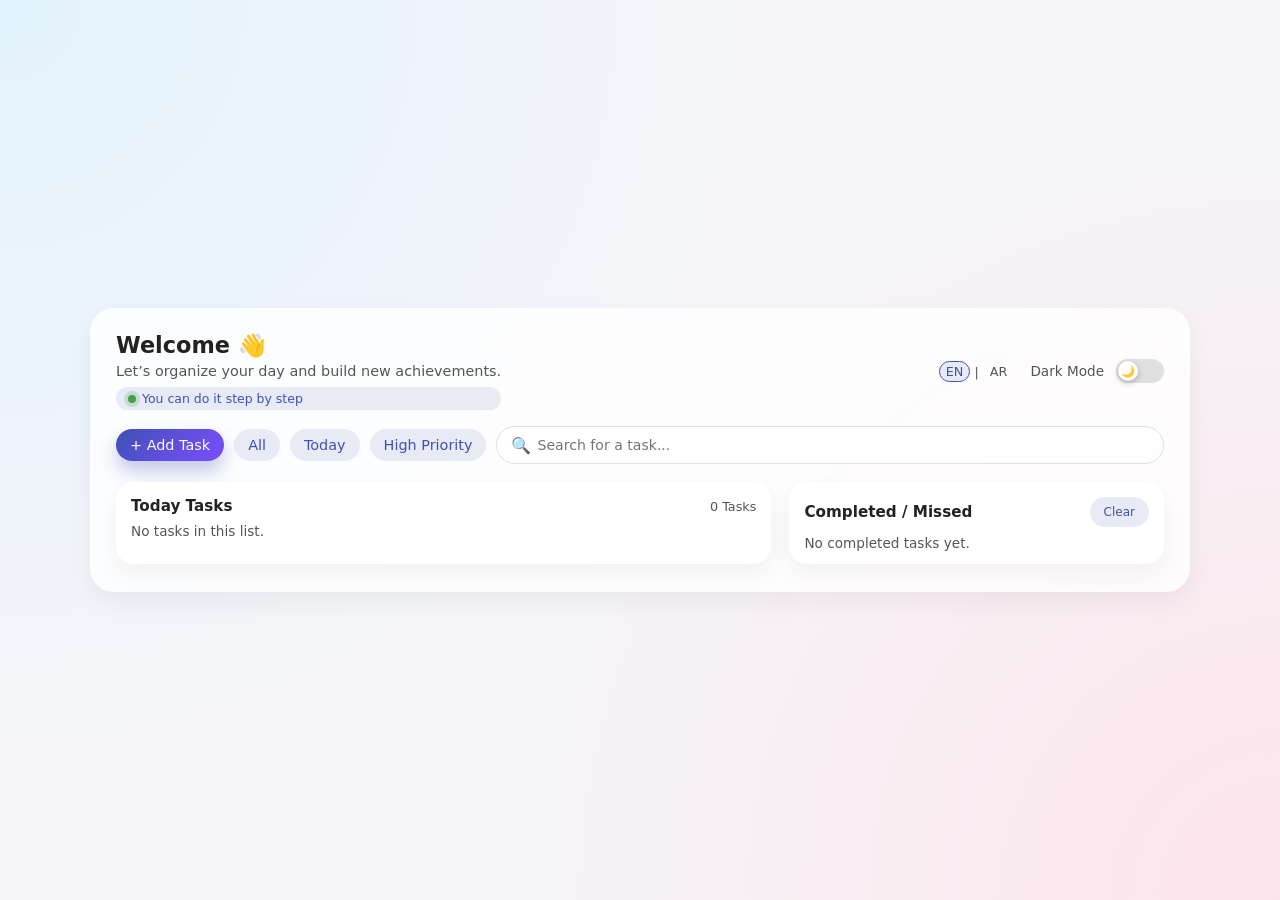
<file: index.html>
<!DOCTYPE html>
<html lang="en">
<head>
  <meta charset="UTF-8" />
  <link rel="icon" href="https://fav.farm/✔️" />
  <title>TO-DO LIST</title>
  <meta name="viewport" content="width=device-width, initial-scale=1" />

  <link href="https://cdnjs.cloudflare.com/ajax/libs/font-awesome/6.4.0/css/all.min.css" rel="stylesheet">
  <link rel="stylesheet" href="style.css" />

</head>
<body>
  <div class="app">

    <div class="toast" id="toast">
      <span class="toast-icon">✅</span>
      <span id="toast-message" data-i18n="toastSuccess">Task completed successfully!</span>
    </div>

    <header class="app-header">
      <div class="greeting">
        <h1 data-i18n="welcome">Welcome 👋</h1>
        <p data-i18n="subtitle">Let’s organize your day and build new achievements.</p>
        <div class="mood-badge">
          <span class="mood-dot"></span>
          <span data-i18n="moodText">You can do it step by step</span>
        </div>
      </div>

      <div style="display: flex; align-items: center; gap: 16px;">
        <div class="lang-toggle">
          <button id="lang-en" data-lang="en">EN</button>
          <span>|</span>
          <button id="lang-ar" data-lang="ar">AR</button>
        </div>

        <div class="theme-toggle" id="themeToggle">
          <span id="themeText">Dark Mode</span>
          <div class="toggle">
            <div class="toggle-thumb">🌙</div>
          </div>
        </div>
      </div>
    </header>

    <div class="toolbar">
      <button class="btn btn-primary" id="addTaskBtn" data-i18n="addTask">+ Add Task</button>

      <button class="btn btn-chip" data-filter="all" data-i18n="filterAll">All</button>
      <button class="btn btn-chip" data-filter="today" data-i18n="filterToday">Today</button>
      <button class="btn btn-chip" data-filter="high" data-i18n="filterHigh">High Priority</button>

      <div class="search">
        <input
          type="text"
          id="searchInput"
          placeholder="Search for a task..."
          data-i18n-placeholder="searchPlaceholder"
        />
        <span class="search-icon">🔍</span>
      </div>
    </div>

    <div class="layout">

      <section class="card">
        <div class="card-header">
          <h2 data-i18n="todayTasks">Today Tasks</h2>
          <small id="tasksCount">
            <span data-i18n="tasksCountSuffix">Tasks</span>
          </small>
        </div>
        <div class="tasks-list" id="tasksList"></div>
      </section>

      <section class="card">
        <div class="card-header" style="display: flex; justify-content: space-between; align-items: center;">
          <h2 data-i18n="completedTitle">Completed / Missed</h2>
          <button id="clearCompletedBtn" class="btn btn-chip" style="font-size:0.75rem;" data-i18n="clearCompleted">
            Clear
          </button>
        </div>
        <div class="completed-list" id="completedList">
          </div>
      </section>

    </div>
  </div>

  <div class="modal-backdrop" id="modalBackdrop">
    <div class="modal">
      <div class="modal-header">
        <h3 id="modalTitle">Edit Task</h3>
        <button class="btn-sm btn-outline" id="closeModalBtn">✕</button>
      </div>
      <div class="modal-body" id="modalBody"></div>
      <div class="modal-footer" id="modalFooter"></div>
    </div>
  </div>

  <script type="module" src="main.js"></script>
</body>
</html>
</file>
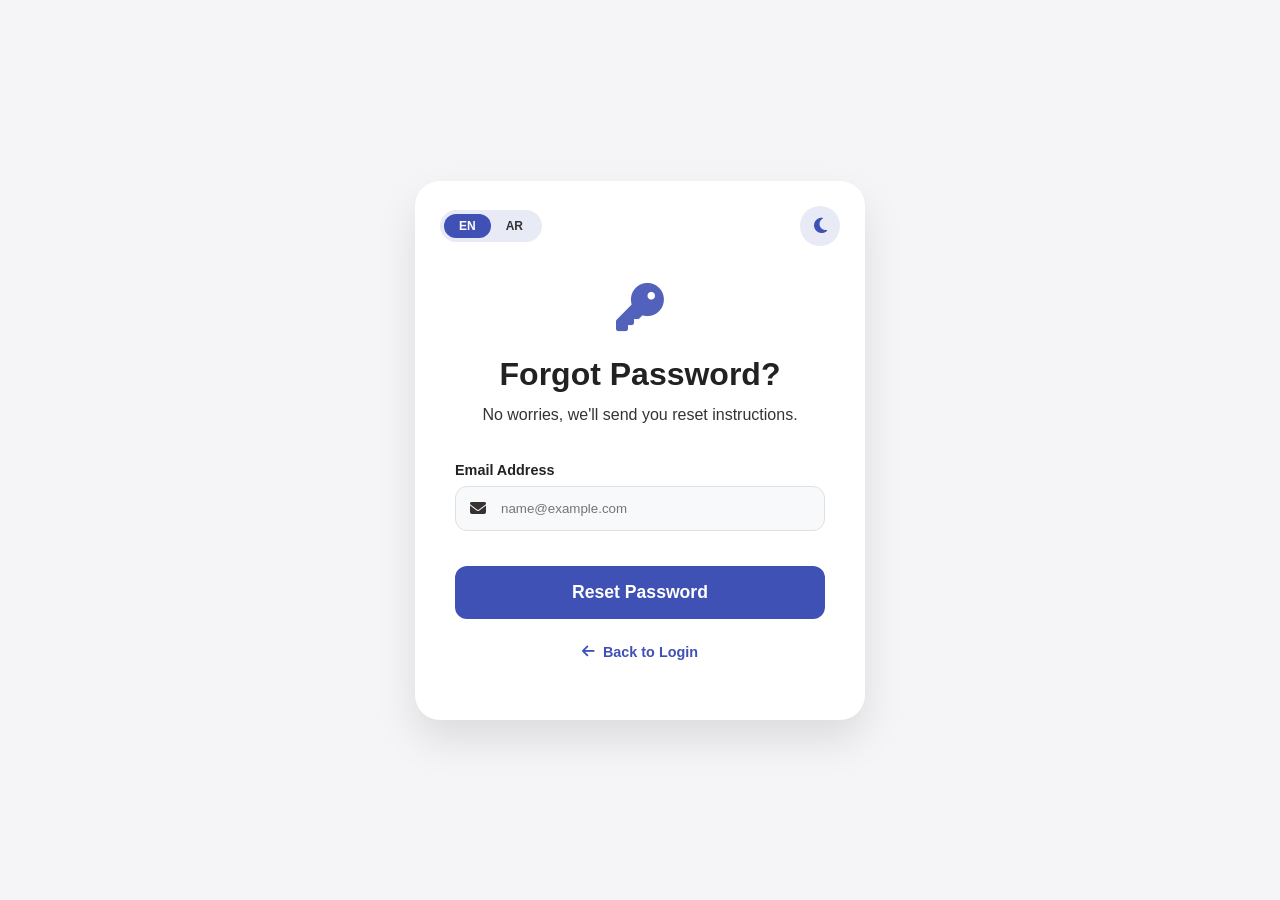
<file: forgot-password.html>
<!DOCTYPE html>
<html lang="en">
<head>
    <meta charset="UTF-8">
    <link rel="icon" href="https://fav.farm/🔑" />
    <meta name="viewport" content="width=device-width, initial-scale=1.0">
    <title>Forgot Password</title>
    <link rel="stylesheet" href="https://cdnjs.cloudflare.com/ajax/libs/font-awesome/6.4.0/css/all.min.css">
    
    <script>
        (function() {
            const savedTheme = localStorage.getItem('theme') || 'light';
            if (savedTheme === 'dark') {
                document.documentElement.classList.add('dark');
            }
        })();
    </script>

    <style>
        :root {
            --bg-main: #f5f5f8;
            --bg-card: #ffffff;
            --text-main: #222;
            --text-soft: #373232;
            --primary: #3f51b5;
            --primary-soft: #e8eaf6;
            --border-soft: #e0e0e0;
            --input-bg: #f8f9fa;
        }

        /* تعديل الاستهداف للوضع المظلم */
        .dark {
            --bg-main: #141b2b;
            --bg-card: #0e172a;
            --text-main: #F8FAFC;
            --text-soft: #CBD5E1;
            --primary: #6366F1;
            --primary-hover: #4F46E5;
            --primary-soft: #312E81;
            --border-soft: #334155;
            --input-bg: #111827;
        }

        * { 
            box-sizing: border-box; 
            margin: 0; 
            padding: 0; 
            font-family: 'Segoe UI', Tahoma, Geneva, Verdana, sans-serif; 
            transition: background 0.3s ease, color 0.3s ease; 
        }

        body {
            background-color: var(--bg-main);
            display: flex;
            align-items: center;
            justify-content: center;
            min-height: 100vh;
            padding: 20px;
        }

        html[dir="rtl"] body { direction: rtl; }

        .reset-card {
            width: 100%;
            max-width: 450px;
            background-color: var(--bg-card);
            padding: 100px 40px 60px; 
            border-radius: 25px;
            box-shadow: 0 20px 40px rgba(0,0,0,0.1);
            position: relative;
            text-align: center;
        }

        .controls-top {
            position: absolute;
            top: 25px;
            left: 25px;
            right: 25px;
            display: flex;
            justify-content: space-between;
            align-items: center;
            z-index: 10;
        }

        html[dir="rtl"] .controls-top { flex-direction: row-reverse; }

        .lang-toggle {
            display: inline-flex;
            background: rgba(255, 255, 255, 0.15);
            backdrop-filter: blur(5px);
            padding: 4px;
            border-radius: 999px;
            border: 1px solid rgba(255, 255, 255, 0.2);
        }
        
        html:not(.dark) .lang-toggle { background: var(--primary-soft); border: none; }
        .dark .lang-toggle { background: rgba(255, 255, 255, 0.15); }

        .lang-toggle button {
            border: none;
            background: transparent;
            padding: 5px 15px;
            border-radius: 999px;
            cursor: pointer;
            font-size: 0.75rem;
            color: var(--text-soft);
            font-weight: 700;
        }

        .dark .lang-toggle button { color: white; }
        .lang-toggle button.active { background: var(--primary); color: white !important; }

        .dark-toggle {
            background: var(--primary-soft);
            border: none;
            width: 40px;
            height: 40px;
            border-radius: 50%;
            cursor: pointer;
            color: var(--primary);
            display: flex;
            align-items: center;
            justify-content: center;
            font-size: 1.1rem;
        }

        .dark .dark-toggle {
            background: rgba(255, 255, 255, 0.15);
            border: 1px solid rgba(255, 255, 255, 0.2);
            color: white;
        }

        .icon-box {
            font-size: 3rem;
            color: var(--primary);
            margin-bottom: 20px;
            opacity: 0.9;
        }

        h2 { color: var(--text-main); font-size: 2rem; margin-bottom: 10px; }
        p.subtitle { color: var(--text-soft); margin-bottom: 35px; line-height: 1.5; }

        .input-group { margin-bottom: 25px; text-align: left; }
        html[dir="rtl"] .input-group { text-align: right; }

        .input-group label { color: var(--text-main); font-weight: 600; font-size: 0.9rem; display: block; margin-bottom: 8px; }

        .input-wrapper { position: relative; display: flex; align-items: center; }
        .input-wrapper i { position: absolute; left: 15px; color: var(--text-soft); }
        html[dir="rtl"] .input-wrapper i { left: auto; right: 15px; }

        .input-wrapper input {
            width: 100%;
            padding: 14px 15px 14px 45px;
            background-color: var(--input-bg);
            border: 1px solid var(--border-soft);
            border-radius: 12px;
            color: var(--text-main);
            outline: none;
        }
        html[dir="rtl"] .input-wrapper input { padding: 14px 45px 14px 15px; }

        .btn-reset {
            width: 100%;
            padding: 16px;
            background-color: var(--primary);
            color: white;
            border: none;
            border-radius: 12px;
            font-size: 1.1rem;
            font-weight: 600;
            cursor: pointer;
            margin-top: 10px;
        }

        .back-link-container { text-align: center; margin-top: 25px; }
        .back-link-container a { color: var(--primary); text-decoration: none; font-weight: 700; font-size: 0.9rem; display: flex; align-items: center; justify-content: center; gap: 8px; }
        
        html[dir="rtl"] #backIcon { transform: rotate(180deg); }

    </style>
</head>
<body>

    <div class="reset-card">
        <div class="controls-top">
            <div class="lang-toggle">
                <button id="enBtn" onclick="changeLang('en')">EN</button>
                <button id="arBtn" onclick="changeLang('ar')">AR</button>
            </div>
            <button class="dark-toggle" id="modeBtn">
                <i class="fas fa-moon"></i>
            </button>
        </div>

        <div class="icon-box">
            <i class="fas fa-key"></i>
        </div>

        <h2 id="formTitle">Forgot Password?</h2>
        <p class="subtitle" id="formSubtitle">No worries, we'll send you reset instructions.</p>

        <form id="resetForm">
            <div class="input-group">
                <label for="email" id="labelEmail">Email Address</label>
                <div class="input-wrapper">
                    <i class="fas fa-envelope"></i>
                    <input type="email" id="email" placeholder="name@example.com" required>
                </div>
            </div>

            <button type="submit" class="btn-reset" id="btnReset">Reset Password</button>
        </form>

        <p class="back-link-container">
            <a href="login.html" id="backToLogin">
                <i class="fas fa-arrow-left" id="backIcon"></i> <span id="backText">Back to Login</span>
            </a>
        </p>
    </div>

    <script>
        const translations = {
            en: {
                formTitle: "Forgot Password?",
                formSubtitle: "No worries, we'll send you reset instructions.",
                labelEmail: "Email Address",
                btnReset: "Reset Password",
                backText: "Back to Login",
                placeholderEmail: "name@example.com",
                successMsg: "Reset link has been sent!"
            },
            ar: {
                formTitle: "نسيت كلمة المرور؟",
                formSubtitle: "لا تقلق، سنرسل لك تعليمات إعادة التعيين.",
                labelEmail: "البريد الإلكتروني",
                btnReset: "إعادة تعيين كلمة السر",
                backText: "العودة لتسجيل الدخول",
                placeholderEmail: "example@domain.com",
                successMsg: "تم إرسال رابط إعادة التعيين!"
            }
        };

        function changeLang(lang) {
            const html = document.documentElement;
            html.setAttribute('dir', lang === 'ar' ? 'rtl' : 'ltr');
            html.setAttribute('lang', lang);

            document.getElementById('formTitle').textContent = translations[lang].formTitle;
            document.getElementById('formSubtitle').textContent = translations[lang].formSubtitle;
            document.getElementById('labelEmail').textContent = translations[lang].labelEmail;
            document.getElementById('btnReset').textContent = translations[lang].btnReset;
            document.getElementById('backText').textContent = translations[lang].backText;
            document.getElementById('email').placeholder = translations[lang].placeholderEmail;

            document.getElementById('enBtn').classList.toggle('active', lang === 'en');
            document.getElementById('arBtn').classList.toggle('active', lang === 'ar');

            localStorage.setItem('lang', lang);
        }

        const modeBtn = document.getElementById('modeBtn');
        
        window.addEventListener('DOMContentLoaded', () => {
            // تحديث الأيقونة بناءً على حالة الـ html اللي اتعرفت في الـ head
            const isDark = document.documentElement.classList.contains('dark');
            if (isDark) {
                modeBtn.querySelector('i').classList.replace('fa-moon', 'fa-sun');
            }
            
            const savedLang = localStorage.getItem('lang') || 'en';
            changeLang(savedLang);
        });

        modeBtn.addEventListener('click', () => {
            const html = document.documentElement;
            html.classList.toggle('dark');
            const icon = modeBtn.querySelector('i');
            const isDark = html.classList.contains('dark');
            icon.classList.replace(isDark ? 'fa-moon' : 'fa-sun', isDark ? 'fa-sun' : 'fa-moon');
            localStorage.setItem('theme', isDark ? 'dark' : 'light');
        });

        document.getElementById('resetForm').addEventListener('submit', (e) => {
            e.preventDefault();
            const currentLang = localStorage.getItem('lang') || 'en';
            alert(translations[currentLang].successMsg);
        });
    </script>
</body>
</html>
</file>
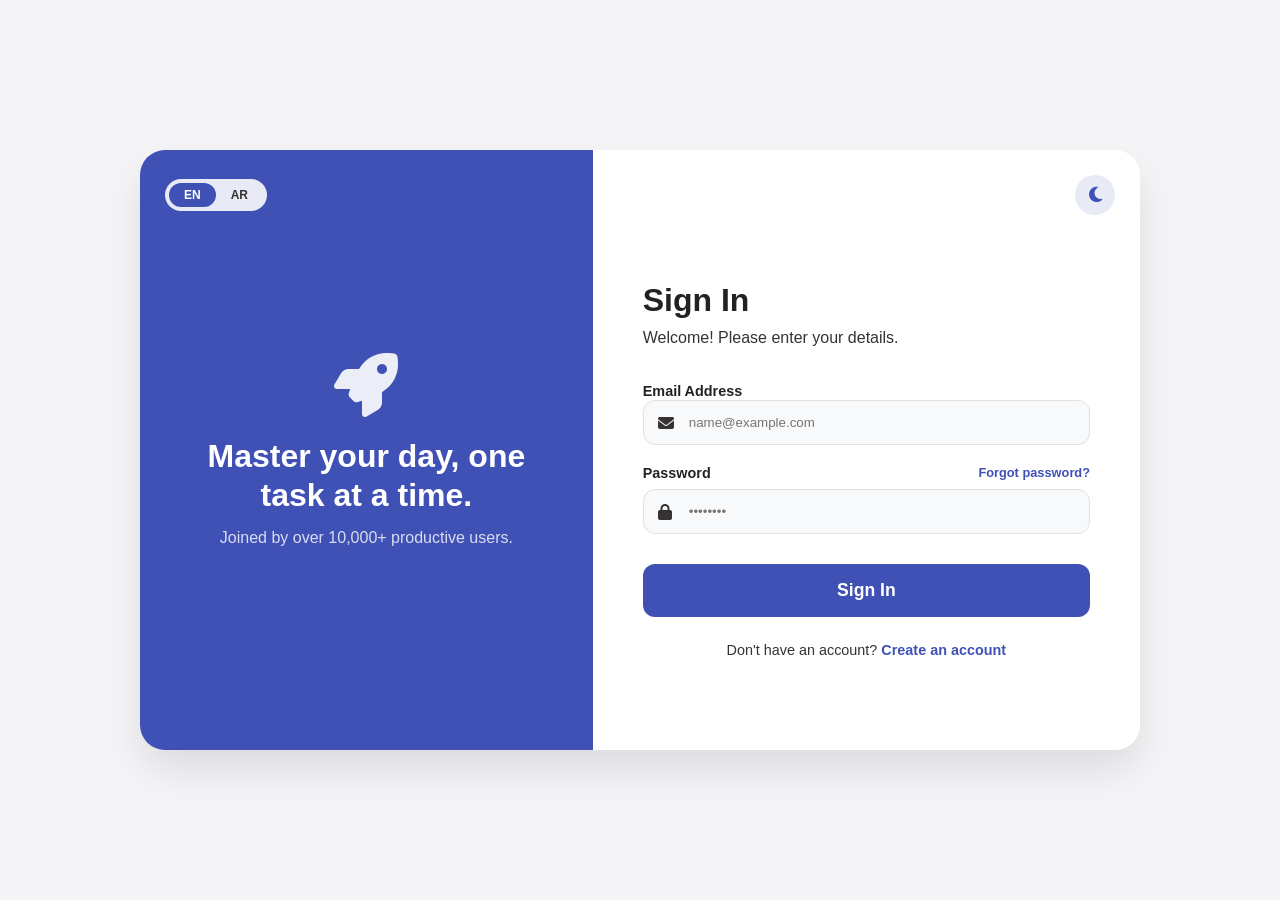
<file: login.html>
<!DOCTYPE html>
<html lang="en">
<head>
    <meta charset="UTF-8">
    <link rel="icon" href="https://fav.farm/👤" />
    <meta name="viewport" content="width=device-width, initial-scale=1.0">
    <title>Login Page</title>
    <link rel="stylesheet" href="https://cdnjs.cloudflare.com/ajax/libs/font-awesome/6.4.0/css/all.min.css">
    
    <script>
        (function() {
            const savedTheme = localStorage.getItem('theme') || 'light';
            if (savedTheme === 'dark') {
                document.documentElement.classList.add('dark');
            }
        })();
    </script>

    <style>
        :root {
            --bg-main: #f5f5f8;
            --bg-card: #ffffff;
            --text-main: #222;
            --text-soft: #373232;
            --primary: #3f51b5;
            --primary-soft: #e8eaf6;
            --border-soft: #e0e0e0;
            --input-bg: #f8f9fa;
        }

        /* تعديل الاستهداف ليكون من خلال كلاس الـ dark على html */
        .dark {
            --bg-main: #141b2b;
            --bg-card: #0e172a;
            --text-main: #F8FAFC;
            --text-soft: #CBD5E1;
            --primary: #6366F1;
            --primary-hover: #4F46E5;
            --primary-soft: #312E81;
            --border-soft: #334155;
            --input-bg: #111827;
        }

        * { box-sizing: border-box; margin: 0; padding: 0; font-family: 'Segoe UI', Tahoma, Geneva, Verdana, sans-serif; transition: background 0.3s ease, color 0.3s ease; }

        body {
            background-color: var(--bg-main);
            display: flex;
            align-items: center;
            justify-content: center;
            min-height: 100vh;
            padding: 20px;
        }

        html[dir="rtl"] body { direction: rtl; }

        .login-card {
            display: flex;
            width: 1000px;
            min-height: 600px;
            max-width: 100%;
            background-color: var(--bg-card);
            border-radius: 25px;
            overflow: hidden;
            box-shadow: 0 20px 40px rgba(0,0,0,0.1);
            position: relative;
        }

        .controls-top {
            position: absolute;
            top: 25px;
            left: 25px;
            right: 25px;
            display: flex;
            justify-content: space-between;
            align-items: center;
            z-index: 10;
        }

        html[dir="rtl"] .controls-top { flex-direction: row-reverse; }

        .lang-toggle {
            display: inline-flex;
            background: rgba(255, 255, 255, 0.15);
            backdrop-filter: blur(5px);
            padding: 4px;
            border-radius: 999px;
            border: 1px solid rgba(255, 255, 255, 0.2);
        }
        
        html:not(.dark) .lang-toggle { background: var(--primary-soft); border: none; }
        .dark .lang-toggle { background: rgba(255, 255, 255, 0.15); }

        .lang-toggle button {
            border: none;
            background: transparent;
            padding: 5px 15px;
            border-radius: 999px;
            cursor: pointer;
            font-size: 0.75rem;
            color: var(--text-soft);
            font-weight: 700;
        }

        .dark .lang-toggle button { color: white; }
        .lang-toggle button.active { background: var(--primary); color: white !important; }

        .dark-toggle {
            background: var(--primary-soft);
            border: none;
            width: 40px;
            height: 40px;
            border-radius: 50%;
            cursor: pointer;
            color: var(--primary);
            display: flex;
            align-items: center;
            justify-content: center;
            font-size: 1.1rem;
        }

        .dark .dark-toggle {
            background: rgba(255, 255, 255, 0.15);
            border: 1px solid rgba(255, 255, 255, 0.2);
            color: white;
        }

        .side-info {
            flex: 1;
            background-color: var(--primary);
            padding: 60px 40px;
            color: white;
            display: flex;
            flex-direction: column;
            justify-content: center;
            text-align: center;
        }

        .side-info i { font-size: 4rem; margin-bottom: 20px; opacity: 0.9; }
        .side-info h1 { font-size: 2rem; line-height: 1.2; margin-bottom: 15px; }
        .side-info p { opacity: 0.8; font-size: 1rem; }

        .side-form {
            flex: 1.2;
            padding: 100px 50px 60px;
            background-color: var(--bg-card);
            display: flex;
            flex-direction: column;
            justify-content: center;
        }

        .side-form h2 { color: var(--text-main); font-size: 2rem; margin-bottom: 10px; }
        .side-form p.subtitle { color: var(--text-soft); margin-bottom: 35px; }

        .input-group { margin-bottom: 20px; }
        .label-row { display: flex; justify-content: space-between; margin-bottom: 8px; }
        .input-group label { color: var(--text-main); font-weight: 600; font-size: 0.9rem; }
        
        .forgot-link { color: var(--primary); text-decoration: none; font-size: 0.8rem; font-weight: 600; }
        .forgot-link:hover { text-decoration: underline; }

        .input-wrapper { position: relative; display: flex; align-items: center; }
        .input-wrapper i { position: absolute; left: 15px; color: var(--text-soft); }
        html[dir="rtl"] .input-wrapper i { left: auto; right: 15px; }

        .input-wrapper input {
            width: 100%;
            padding: 14px 15px 14px 45px;
            background-color: var(--input-bg);
            border: 1px solid var(--border-soft);
            border-radius: 12px;
            color: var(--text-main);
            outline: none;
        }
        html[dir="rtl"] .input-wrapper input { padding: 14px 45px 14px 15px; }

        .btn-login {
            width: 100%;
            padding: 16px;
            background-color: var(--primary);
            color: white;
            border: none;
            border-radius: 12px;
            font-size: 1.1rem;
            font-weight: 600;
            cursor: pointer;
            margin-top: 10px;
        }

        .create-account-text { text-align: center; margin-top: 25px; color: var(--text-soft); font-size: 0.9rem; }
        .create-account-text a { color: var(--primary); text-decoration: none; font-weight: 700; }

        @media (max-width: 768px) {
            .login-card { flex-direction: column; min-height: auto; }
            .side-info { order: 1; padding: 80px 20px 40px; }
            .side-form { order: 2; padding: 40px 25px; }
            .controls-top { top: 15px; left: 15px; right: 15px; }
        }
    </style>
</head>
<body>

    <div class="login-card">
        <div class="controls-top">
            <div class="lang-toggle">
                <button id="enBtn" onclick="changeLang('en')">EN</button>
                <button id="arBtn" onclick="changeLang('ar')">AR</button>
            </div>
            <button class="dark-toggle" id="modeBtn">
                <i class="fas fa-moon"></i>
            </button>
        </div>

        <div class="side-info">
            <i class="fas fa-rocket"></i>
            <h1 id="sideTitle">Master your day, one task at a time.</h1>
            <p id="sideDesc">Joined by over 10,000+ productive users.</p>
        </div>

        <div class="side-form">
            <h2 id="formTitle">Sign In</h2>
            <p class="subtitle" id="formSubtitle">Welcome! Please enter your details.</p>

            <form id="loginForm">
                <div class="input-group">
                    <label for="email" id="labelEmail">Email Address</label>
                    <div class="input-wrapper">
                        <i class="fas fa-envelope"></i>
                        <input type="email" id="email" placeholder="name@example.com" required>
                    </div>
                </div>

                <div class="input-group">
                    <div class="label-row">
                        <label for="password" id="labelPass">Password</label>
                        <a href="forgot-password.html" class="forgot-link" id="forgotLink">Forgot password?</a>
                    </div>
                    <div class="input-wrapper">
                        <i class="fas fa-lock"></i>
                        <input type="password" id="password" placeholder="••••••••" required>
                    </div>
                </div>

                <button type="submit" class="btn-login" id="btnLogin">Sign In</button>
            </form>

            <p class="create-account-text" id="footerText">
                Don't have an account? <a href="signup.html" id="signupLink">Create an account</a>
            </p>
        </div>
    </div>

<script>
    const translations = {
        en: {
            sideTitle: "Master your day, one task at a time.",
            sideDesc: "Joined by over 10,000+ productive users.",
            formTitle: "Sign In",
            formSubtitle: "Welcome! Please enter your details.",
            labelEmail: "Email Address",
            labelPass: "Password",
            forgotLink: "Forgot password?",
            btnLogin: "Sign In",
            footerText: "Don't have an account? ",
            signupLink: "Create an account",
            placeholderEmail: "name@example.com"
        },
        ar: {
            sideTitle: "سيطر على يومك، مهمة تلو الأخرى.",
            sideDesc: "انضم إلينا أكثر من 10,000 مستخدم منتج.",
            formTitle: "تسجيل الدخول",
            formSubtitle: "أهلاً بك! يرجى إدخال بياناتك.",
            labelEmail: "البريد الإلكتروني",
            labelPass: "كلمة المرور",
            forgotLink: "نسيت كلمة المرور؟",
            btnLogin: "دخول",
            footerText: "ليس لديك حساب؟ ",
            signupLink: "أنشئ حساباً جديداً",
            placeholderEmail: "example@domain.com"
        }
    };

    function changeLang(lang) {
        const html = document.documentElement;
        html.setAttribute('dir', lang === 'ar' ? 'rtl' : 'ltr');
        html.setAttribute('lang', lang);

        document.getElementById('sideTitle').textContent = translations[lang].sideTitle;
        document.getElementById('sideDesc').textContent = translations[lang].sideDesc;
        document.getElementById('formTitle').textContent = translations[lang].formTitle;
        document.getElementById('formSubtitle').textContent = translations[lang].formSubtitle;
        document.getElementById('labelEmail').textContent = translations[lang].labelEmail;
        document.getElementById('labelPass').textContent = translations[lang].labelPass;
        document.getElementById('forgotLink').textContent = translations[lang].forgotLink;
        document.getElementById('btnLogin').textContent = translations[lang].btnLogin;
        document.getElementById('email').placeholder = translations[lang].placeholderEmail;

        const footer = document.getElementById('footerText');
        footer.innerHTML = translations[lang].footerText + `<a href="signup.html" id="signupLink">${translations[lang].signupLink}</a>`;

        document.getElementById('enBtn').classList.toggle('active', lang === 'en');
        document.getElementById('arBtn').classList.toggle('active', lang === 'ar');

        localStorage.setItem('lang', lang); 
    }

    const modeBtn = document.getElementById('modeBtn');
    
    window.addEventListener('DOMContentLoaded', () => {
        // تحديث أيقونة الزر بناءً على الثيم اللي اتطبق في الـ head
        const isDark = document.documentElement.classList.contains('dark');
        if (isDark) {
            modeBtn.querySelector('i').classList.replace('fa-moon', 'fa-sun');
        }
    
        // تطبيق اللغة
        const savedLang = localStorage.getItem('lang') || 'en';
        changeLang(savedLang);
    });

    modeBtn.addEventListener('click', () => {
        const html = document.documentElement;
        html.classList.toggle('dark');
        
        const icon = modeBtn.querySelector('i');
        const isDark = html.classList.contains('dark');
        
        icon.classList.replace(isDark ? 'fa-moon' : 'fa-sun', isDark ? 'fa-sun' : 'fa-moon');
        localStorage.setItem('theme', isDark ? 'dark' : 'light');
    });

    document.getElementById('loginForm').addEventListener('submit', (e) => {
        e.preventDefault();
        window.location.href = 'index.html'; 
    });
</script>
</body>
</html>
</file>
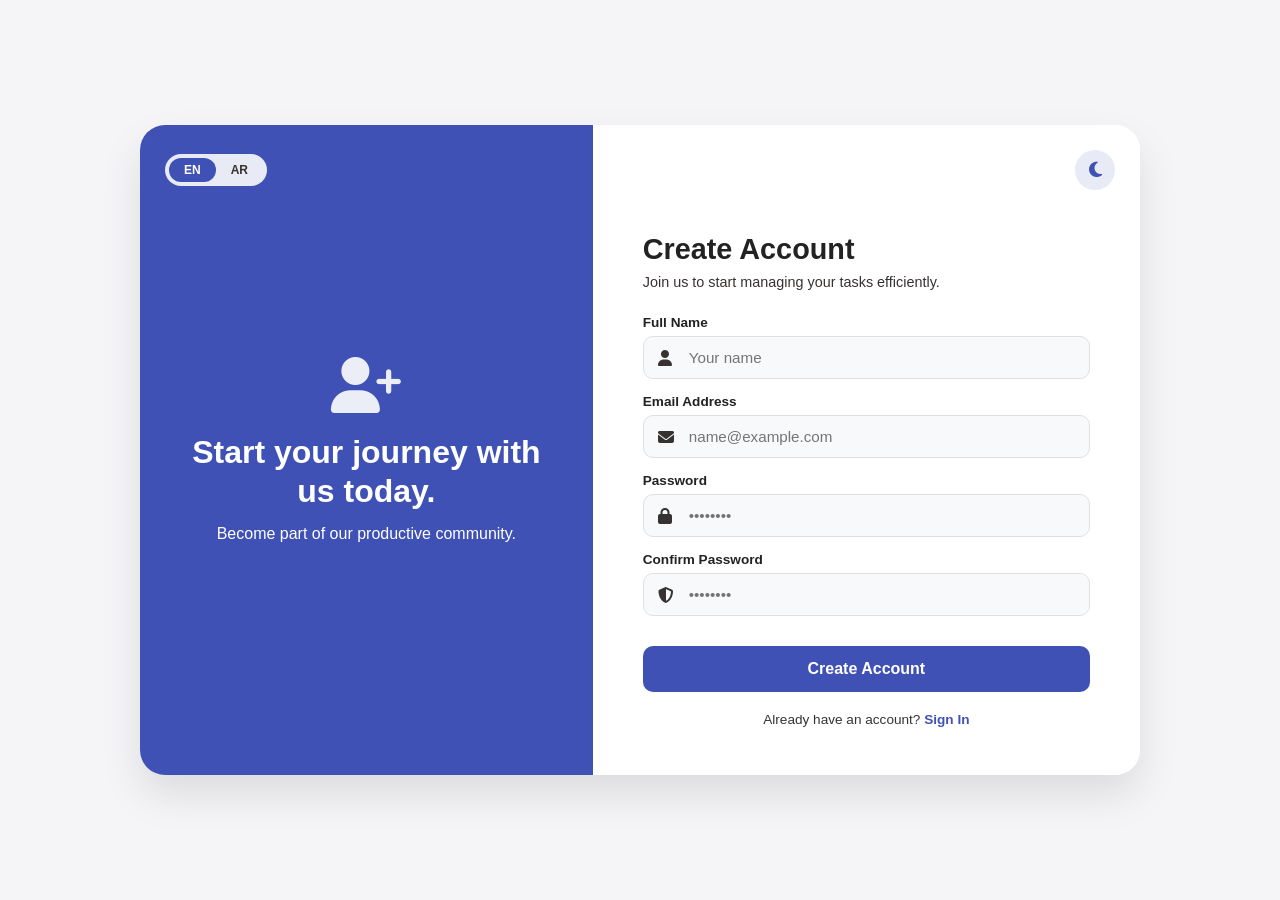
<file: signup.html>
<!DOCTYPE html>
<html lang="en">
<head>
    <meta charset="UTF-8">
    <meta name="viewport" content="width=device-width, initial-scale=1.0">
    <link rel="icon" href="https://fav.farm/👤" />
    <title>Create Account</title>
    <link rel="stylesheet" href="https://cdnjs.cloudflare.com/ajax/libs/font-awesome/6.4.0/css/all.min.css">

    <script>
        (function() {
            const savedTheme = localStorage.getItem('theme') || 'light';
            if (savedTheme === 'dark') {
                document.documentElement.classList.add('dark');
            }
        })();
    </script>

    <style>
        :root {
            --bg-main: #f5f5f8;
            --bg-card: #ffffff;
            --text-main: #222;
            --text-soft:#373232;
            --primary: #3f51b5;
            --primary-soft: #e8eaf6;
            --border-soft: #e0e0e0;
            --input-bg: #f8f9fa;
        }

        .dark {
            --bg-main: #141b2b;
            --bg-card: #0e172a;
            --text-main: #F8FAFC;
            --text-soft: #CBD5E1;
            --primary: #6366F1;
            --primary-hover: #4F46E5;
            --primary-soft: #312E81;
            --border-soft: #334155;
            --input-bg: #111827;
        }

        * {
            box-sizing: border-box;
            margin: 0;
            padding: 0;
            font-family: 'Segoe UI', Tahoma, sans-serif;
            transition: background 0.3s ease, color 0.3s ease;
        }

        body {
            background-color: var(--bg-main);
            display: flex;
            align-items: center;
            justify-content: center;
            min-height: 100vh;
            padding: 20px;
        }

        html[dir="rtl"] body { direction: rtl; }

        .login-card {
            display: flex;
            width: 1000px;
            min-height: 650px;
            max-width: 100%;
            background-color: var(--bg-card);
            border-radius: 25px;
            overflow: hidden;
            box-shadow: 0 20px 40px rgba(0,0,0,0.1);
            position: relative;
        }

        .controls-top {
            position: absolute;
            top: 25px;
            left: 25px;
            right: 25px;
            display: flex;
            justify-content: space-between;
            align-items: center;
            z-index: 100;
        }

        html[dir="rtl"] .controls-top { flex-direction: row-reverse; }

        .lang-toggle {
            display: inline-flex;
            background: rgba(255, 255, 255, 0.15);
            backdrop-filter: blur(5px);
            padding: 4px;
            border-radius: 999px;
            border: 1px solid rgba(255, 255, 255, 0.2);
        }

        .dark .lang-toggle { background: rgba(255, 255, 255, 0.15); }
        html:not(.dark) .lang-toggle { background: var(--primary-soft); border: none; }

        .lang-toggle button {
            border: none;
            background: transparent;
            padding: 5px 15px;
            border-radius: 999px;
            cursor: pointer;
            font-size: 0.75rem;
            color: var(--text-soft);
            font-weight: 700;
        }

        .lang-toggle button.active { background: var(--primary); color: white; }

        .dark-toggle {
            background: var(--primary-soft);
            border: none;
            width: 40px;
            height: 40px;
            border-radius: 50%;
            cursor: pointer;
            color: var(--primary);
            display: flex;
            align-items: center;
            justify-content: center;
            font-size: 1.1rem;
        }

        .dark .dark-toggle {
            background: rgba(255, 255, 255, 0.15);
            border: 1px solid rgba(255, 255, 255, 0.2);
            color: white;
        }

        .side-info {
            flex: 1;
            background-color: var(--primary);
            padding: 60px 40px;
            color: white;
            display: flex;
            flex-direction: column;
            justify-content: center;
            text-align: center;
        }

        .side-info i { font-size: 3.5rem; margin-bottom: 20px; opacity: 0.9; }
        .side-info h1 { font-size: 2rem; line-height: 1.2; margin-bottom: 15px; }

        .side-form {
            flex: 1.2;
            padding: 100px 50px 40px;
            background-color: var(--bg-card);
            display: flex;
            flex-direction: column;
            justify-content: center;
        }

        .side-form h2 { color: var(--text-main); font-size: 1.8rem; margin-bottom: 8px; }
        .subtitle { color: var(--text-soft); margin-bottom: 25px; font-size: 0.9rem; }

        .input-group { margin-bottom: 15px; }
        .input-group label {
            display: block;
            color: var(--text-main);
            margin-bottom: 6px;
            font-weight: 600;
            font-size: 0.85rem;
        }

        .input-wrapper { position: relative; display: flex; align-items: center; }
        .input-wrapper i { position: absolute; left: 15px; color: var(--text-soft); }
        html[dir="rtl"] .input-wrapper i { left: auto; right: 15px; }

        .input-wrapper input {
            width: 100%;
            padding: 12px 15px 12px 45px;
            background-color: var(--input-bg);
            border: 1px solid var(--border-soft);
            border-radius: 10px;
            color: var(--text-main);
            outline: none;
            font-size: 0.95rem;
        }
        html[dir="rtl"] .input-wrapper input { padding: 12px 45px 12px 15px; }

        .btn-signup {
            width: 100%;
            padding: 14px;
            background-color: var(--primary);
            color: white;
            border: none;
            border-radius: 10px;
            font-size: 1rem;
            font-weight: 600;
            cursor: pointer;
            margin-top: 15px;
        }

        .login-link-text {
            text-align: center;
            margin-top: 20px;
            font-size: 0.85rem;
            color: var(--text-soft);
        }
        .login-link-text a {
            color: var(--primary);
            text-decoration: none;
            font-weight: 700;
        }

        @media (max-width: 768px) {
            .login-card { flex-direction: column; min-height: auto; }
            .side-info { padding: 80px 20px 40px; }
            .side-form { padding: 40px 25px; }
        }
    </style>
</head>
<body>

<div class="login-card">
    <div class="controls-top">
        <div class="lang-toggle">
            <button id="enBtn" onclick="changeLang('en')">EN</button>
            <button id="arBtn" onclick="changeLang('ar')">AR</button>
        </div>
        <button class="dark-toggle" id="modeBtn">
            <i class="fas fa-moon"></i>
        </button>
    </div>

    <div class="side-info">
        <i class="fas fa-user-plus"></i>
        <h1 id="sideTitle">Start your journey with us today.</h1>
        <p id="sideDesc">Become part of our productive community.</p>
    </div>

    <div class="side-form">
        <h2 id="formTitle">Create Account</h2>
        <p class="subtitle" id="formSubtitle">Join us to start managing your tasks efficiently.</p>

        <form id="signupForm">
            <div class="input-group">
                <label id="labelName">Full Name</label>
                <div class="input-wrapper">
                    <i class="fas fa-user"></i>
                    <input type="text" id="nameInput" placeholder="Your name" required>
                </div>
            </div>

            <div class="input-group">
                <label id="labelEmail">Email Address</label>
                <div class="input-wrapper">
                    <i class="fas fa-envelope"></i>
                    <input type="email" id="emailInput" placeholder="name@example.com" required>
                </div>
            </div>

            <div class="input-group">
                <label id="labelPass">Password</label>
                <div class="input-wrapper">
                    <i class="fas fa-lock"></i>
                    <input type="password" id="passInput" placeholder="••••••••" required>
                </div>
            </div>

            <div class="input-group">
                <label id="labelConfirm">Confirm Password</label>
                <div class="input-wrapper">
                    <i class="fas fa-shield-alt"></i>
                    <input type="password" id="confirmInput" placeholder="••••••••" required>
                </div>
            </div>

            <button type="submit" class="btn-signup" id="btnSubmit">Create Account</button>
        </form>

        <p class="login-link-text" id="footerText">
            Already have an account? <a href="login.html" id="loginLink">Sign In</a>
        </p>
    </div>
</div>

<script>
    const translations = {
        en: {
            sideTitle: "Start your journey with us today.",
            sideDesc: "Become part of our productive community.",
            formTitle: "Create Account",
            formSubtitle: "Join us to start managing your tasks efficiently.",
            labelName: "Full Name",
            labelEmail: "Email Address",
            labelPass: "Password",
            labelConfirm: "Confirm Password",
            btnSubmit: "Create Account",
            footerText: "Already have an account? ",
            loginLink: "Sign In",
            placeholderName: "Your name",
            placeholderEmail: "name@example.com",
            passMismatch: "Passwords do not match!"
        },
        ar: {
            sideTitle: "ابدأ رحلتك معنا اليوم.",
            sideDesc: "كن جزءاً من مجتمعنا المنتج.",
            formTitle: "إنشاء حساب",
            formSubtitle: "انضم إلينا لتبدأ في إدارة مهامك بكفاءة.",
            labelName: "الاسم الكامل",
            labelEmail: "البريد الإلكتروني",
            labelPass: "كلمة المرور",
            labelConfirm: "تأكيد كلمة المرور",
            btnSubmit: "إنشاء الحساب",
            footerText: "لديك حساب بالفعل؟ ",
            loginLink: "تسجيل الدخول",
            placeholderName: "اسـمك",
            placeholderEmail: "example@domain.com",
            passMismatch: "كلمات المرور غير متطابقة!"
        }
    };

    function changeLang(lang) {
        const html = document.documentElement;
        html.setAttribute('dir', lang === 'ar' ? 'rtl' : 'ltr');
        html.setAttribute('lang', lang);

        document.getElementById('sideTitle').textContent = translations[lang].sideTitle;
        document.getElementById('sideDesc').textContent = translations[lang].sideDesc;
        document.getElementById('formTitle').textContent = translations[lang].formTitle;
        document.getElementById('formSubtitle').textContent = translations[lang].formSubtitle;
        document.getElementById('labelName').textContent = translations[lang].labelName;
        document.getElementById('labelEmail').textContent = translations[lang].labelEmail;
        document.getElementById('labelPass').textContent = translations[lang].labelPass;
        document.getElementById('labelConfirm').textContent = translations[lang].labelConfirm;
        document.getElementById('btnSubmit').textContent = translations[lang].btnSubmit;
        document.getElementById('nameInput').placeholder = translations[lang].placeholderName;
        document.getElementById('emailInput').placeholder = translations[lang].placeholderEmail;

        document.getElementById('footerText').innerHTML =
            translations[lang].footerText +
            `<a href="login.html" id="loginLink">${translations[lang].loginLink}</a>`;

        document.getElementById('enBtn').classList.toggle('active', lang === 'en');
        document.getElementById('arBtn').classList.toggle('active', lang === 'ar');

        localStorage.setItem('lang', lang);
    }

    const modeBtn = document.getElementById('modeBtn');

    window.addEventListener('DOMContentLoaded', () => {
        const savedTheme = localStorage.getItem('theme') || 'light';
        if (savedTheme === 'dark') {
            document.documentElement.classList.add('dark');
            modeBtn.querySelector('i').classList.replace('fa-moon', 'fa-sun');
        }

        const savedLang = localStorage.getItem('lang') || 'en';
        changeLang(savedLang);
    });

    modeBtn.addEventListener('click', () => {
        document.documentElement.classList.toggle('dark');
        const icon = modeBtn.querySelector('i');
        const isDark = document.documentElement.classList.contains('dark');
        icon.classList.replace(isDark ? 'fa-moon' : 'fa-sun', isDark ? 'fa-sun' : 'fa-moon');
        localStorage.setItem('theme', isDark ? 'dark' : 'light');
    });

    document.getElementById('signupForm').addEventListener('submit', (e) => {
        e.preventDefault();
        const pass = document.getElementById('passInput').value;
        const confirm = document.getElementById('confirmInput').value;
        const lang = localStorage.getItem('lang') || 'en';

        if (pass !== confirm) {
            alert(translations[lang].passMismatch);
            return;
        }

        window.location.href = 'index.html';
    });
</script>

</body>
</html>
</file>
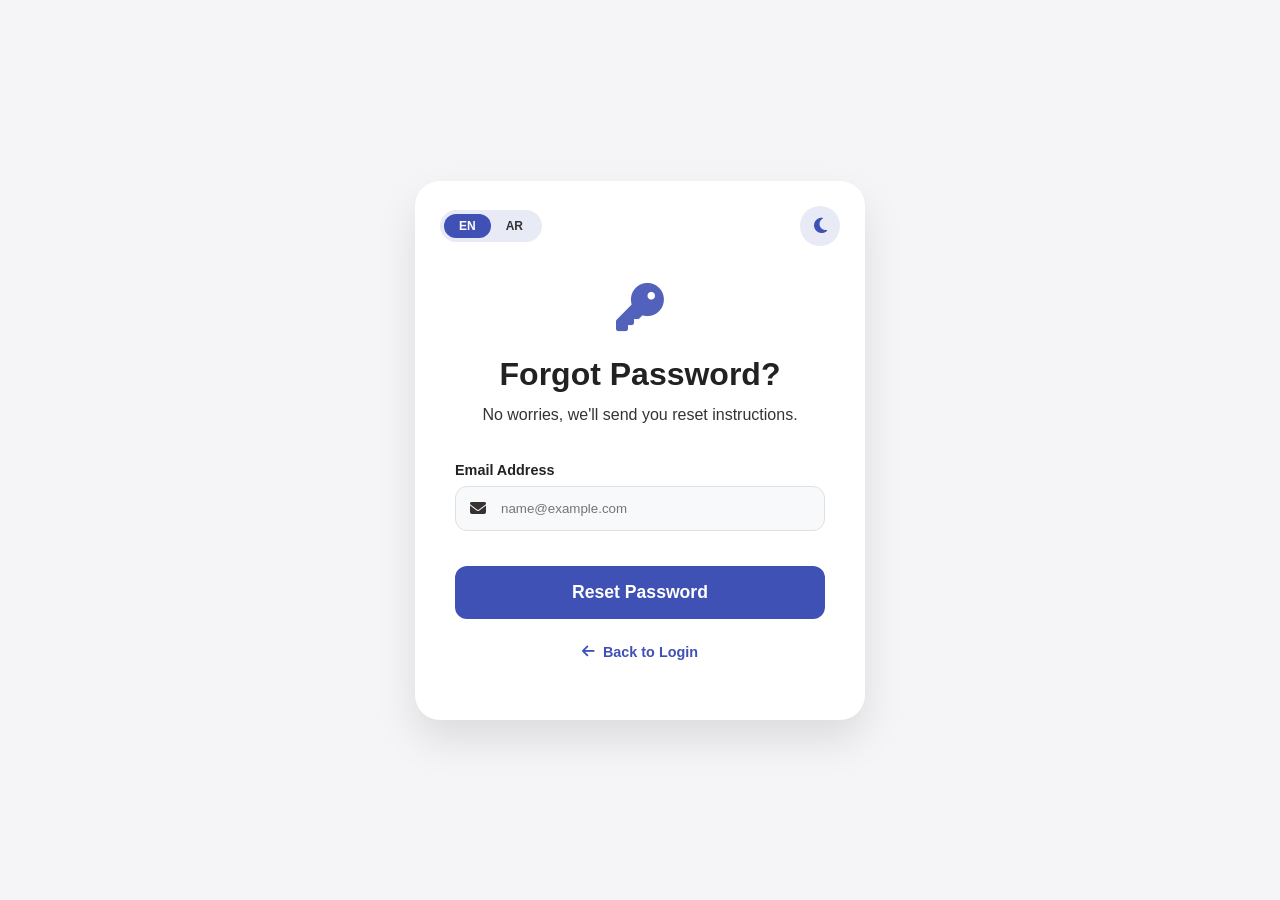
<file: To-Do-List-Backend/public/forgot-password.html>
<!DOCTYPE html>
<html lang="en">
<head>
    <meta charset="UTF-8">
    <link rel="icon" href="https://fav.farm/🔑" />
    <meta name="viewport" content="width=device-width, initial-scale=1.0">
    <title>Forgot Password</title>
    <link rel="stylesheet" href="https://cdnjs.cloudflare.com/ajax/libs/font-awesome/6.4.0/css/all.min.css">
    
    <script>
        (function() {
            const savedTheme = localStorage.getItem('theme') || 'light';
            if (savedTheme === 'dark') {
                document.documentElement.classList.add('dark');
            }
        })();
    </script>

    <style>
        :root {
            --bg-main: #f5f5f8;
            --bg-card: #ffffff;
            --text-main: #222;
            --text-soft: #373232;
            --primary: #3f51b5;
            --primary-soft: #e8eaf6;
            --border-soft: #e0e0e0;
            --input-bg: #f8f9fa;
        }

        /* تعديل الاستهداف للوضع المظلم */
        .dark {
            --bg-main: #141b2b;
            --bg-card: #0e172a;
            --text-main: #F8FAFC;
            --text-soft: #CBD5E1;
            --primary: #6366F1;
            --primary-hover: #4F46E5;
            --primary-soft: #312E81;
            --border-soft: #334155;
            --input-bg: #111827;
        }

        * { 
            box-sizing: border-box; 
            margin: 0; 
            padding: 0; 
            font-family: 'Segoe UI', Tahoma, Geneva, Verdana, sans-serif; 
            transition: background 0.3s ease, color 0.3s ease; 
        }

        body {
            background-color: var(--bg-main);
            display: flex;
            align-items: center;
            justify-content: center;
            min-height: 100vh;
            padding: 20px;
        }

        html[dir="rtl"] body { direction: rtl; }

        .reset-card {
            width: 100%;
            max-width: 450px;
            background-color: var(--bg-card);
            padding: 100px 40px 60px; 
            border-radius: 25px;
            box-shadow: 0 20px 40px rgba(0,0,0,0.1);
            position: relative;
            text-align: center;
        }

        .controls-top {
            position: absolute;
            top: 25px;
            left: 25px;
            right: 25px;
            display: flex;
            justify-content: space-between;
            align-items: center;
            z-index: 10;
        }

        html[dir="rtl"] .controls-top { flex-direction: row-reverse; }

        .lang-toggle {
            display: inline-flex;
            background: rgba(255, 255, 255, 0.15);
            backdrop-filter: blur(5px);
            padding: 4px;
            border-radius: 999px;
            border: 1px solid rgba(255, 255, 255, 0.2);
        }
        
        html:not(.dark) .lang-toggle { background: var(--primary-soft); border: none; }
        .dark .lang-toggle { background: rgba(255, 255, 255, 0.15); }

        .lang-toggle button {
            border: none;
            background: transparent;
            padding: 5px 15px;
            border-radius: 999px;
            cursor: pointer;
            font-size: 0.75rem;
            color: var(--text-soft);
            font-weight: 700;
        }

        .dark .lang-toggle button { color: white; }
        .lang-toggle button.active { background: var(--primary); color: white !important; }

        .dark-toggle {
            background: var(--primary-soft);
            border: none;
            width: 40px;
            height: 40px;
            border-radius: 50%;
            cursor: pointer;
            color: var(--primary);
            display: flex;
            align-items: center;
            justify-content: center;
            font-size: 1.1rem;
        }

        .dark .dark-toggle {
            background: rgba(255, 255, 255, 0.15);
            border: 1px solid rgba(255, 255, 255, 0.2);
            color: white;
        }

        .icon-box {
            font-size: 3rem;
            color: var(--primary);
            margin-bottom: 20px;
            opacity: 0.9;
        }

        h2 { color: var(--text-main); font-size: 2rem; margin-bottom: 10px; }
        p.subtitle { color: var(--text-soft); margin-bottom: 35px; line-height: 1.5; }

        .input-group { margin-bottom: 25px; text-align: left; }
        html[dir="rtl"] .input-group { text-align: right; }

        .input-group label { color: var(--text-main); font-weight: 600; font-size: 0.9rem; display: block; margin-bottom: 8px; }

        .input-wrapper { position: relative; display: flex; align-items: center; }
        .input-wrapper i { position: absolute; left: 15px; color: var(--text-soft); }
        html[dir="rtl"] .input-wrapper i { left: auto; right: 15px; }

        .input-wrapper input {
            width: 100%;
            padding: 14px 15px 14px 45px;
            background-color: var(--input-bg);
            border: 1px solid var(--border-soft);
            border-radius: 12px;
            color: var(--text-main);
            outline: none;
        }
        html[dir="rtl"] .input-wrapper input { padding: 14px 45px 14px 15px; }

        .btn-reset {
            width: 100%;
            padding: 16px;
            background-color: var(--primary);
            color: white;
            border: none;
            border-radius: 12px;
            font-size: 1.1rem;
            font-weight: 600;
            cursor: pointer;
            margin-top: 10px;
        }

        .back-link-container { text-align: center; margin-top: 25px; }
        .back-link-container a { color: var(--primary); text-decoration: none; font-weight: 700; font-size: 0.9rem; display: flex; align-items: center; justify-content: center; gap: 8px; }
        
        html[dir="rtl"] #backIcon { transform: rotate(180deg); }

    </style>
</head>
<body>

    <div class="reset-card">
        <div class="controls-top">
            <div class="lang-toggle">
                <button id="enBtn" onclick="changeLang('en')">EN</button>
                <button id="arBtn" onclick="changeLang('ar')">AR</button>
            </div>
            <button class="dark-toggle" id="modeBtn">
                <i class="fas fa-moon"></i>
            </button>
        </div>

        <div class="icon-box">
            <i class="fas fa-key"></i>
        </div>

        <h2 id="formTitle">Forgot Password?</h2>
        <p class="subtitle" id="formSubtitle">No worries, we'll send you reset instructions.</p>

        <form id="resetForm">
            <div class="input-group">
                <label for="email" id="labelEmail">Email Address</label>
                <div class="input-wrapper">
                    <i class="fas fa-envelope"></i>
                    <input type="email" id="email" placeholder="name@example.com" required>
                </div>
            </div>

            <button type="submit" class="btn-reset" id="btnReset">Reset Password</button>
        </form>

        <p class="back-link-container">
            <a href="login.html" id="backToLogin">
                <i class="fas fa-arrow-left" id="backIcon"></i> <span id="backText">Back to Login</span>
            </a>
        </p>
    </div>

    <script type="module">
        import { forgotPassword } from './api.js';

        const translations = {
            en: {
                formTitle: "Forgot Password?",
                formSubtitle: "No worries, we'll send you reset instructions.",
                labelEmail: "Email Address",
                btnReset: "Reset Password",
                backText: "Back to Login",
                placeholderEmail: "name@example.com",
                successMsg: "Reset link has been sent!"
            },
            ar: {
                formTitle: "نسيت كلمة المرور؟",
                formSubtitle: "لا تقلق، سنرسل لك تعليمات إعادة التعيين.",
                labelEmail: "البريد الإلكتروني",
                btnReset: "إعادة تعيين كلمة السر",
                backText: "العودة لتسجيل الدخول",
                placeholderEmail: "example@domain.com",
                successMsg: "تم إرسال رابط إعادة التعيين!"
            }
        };

        window.changeLang = changeLang;
        function changeLang(lang) {
            const html = document.documentElement;
            html.setAttribute('dir', lang === 'ar' ? 'rtl' : 'ltr');
            html.setAttribute('lang', lang);

            document.getElementById('formTitle').textContent = translations[lang].formTitle;
            document.getElementById('formSubtitle').textContent = translations[lang].formSubtitle;
            document.getElementById('labelEmail').textContent = translations[lang].labelEmail;
            document.getElementById('btnReset').textContent = translations[lang].btnReset;
            document.getElementById('backText').textContent = translations[lang].backText;
            document.getElementById('email').placeholder = translations[lang].placeholderEmail;

            document.getElementById('enBtn').classList.toggle('active', lang === 'en');
            document.getElementById('arBtn').classList.toggle('active', lang === 'ar');

            localStorage.setItem('lang', lang);
        }

        const modeBtn = document.getElementById('modeBtn');
        
        // Module scripts run after DOM is ready, so init directly
        const isDark = document.documentElement.classList.contains('dark');
        if (isDark) {
            modeBtn.querySelector('i').classList.replace('fa-moon', 'fa-sun');
        }
        const savedLang = localStorage.getItem('lang') || 'en';
        changeLang(savedLang);

        modeBtn.addEventListener('click', () => {
            const html = document.documentElement;
            html.classList.toggle('dark');
            const icon = modeBtn.querySelector('i');
            const isDark = html.classList.contains('dark');
            icon.classList.replace(isDark ? 'fa-moon' : 'fa-sun', isDark ? 'fa-sun' : 'fa-moon');
            localStorage.setItem('theme', isDark ? 'dark' : 'light');
        });

        document.getElementById('resetForm').addEventListener('submit', async (e) => {
            e.preventDefault();
            const currentLang = localStorage.getItem('lang') || 'en';
            const email = document.getElementById('email').value;
            const btn = document.getElementById('btnReset');
            btn.disabled = true;
            try {
                await forgotPassword(email);
                alert(translations[currentLang].successMsg);
            } catch (err) {
                alert(err.message);
            } finally {
                btn.disabled = false;
            }
        });
    </script>
</body>
</html>
</file>
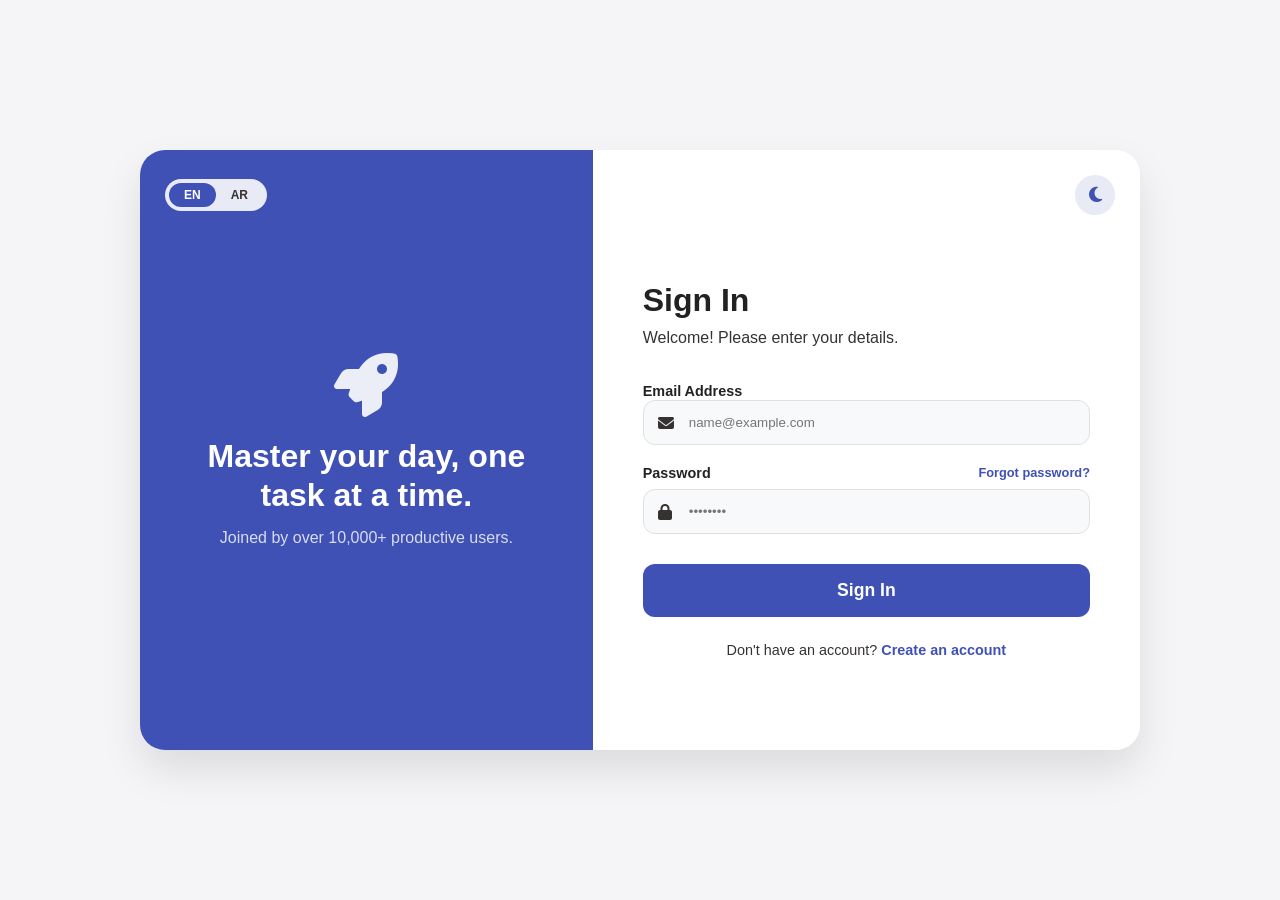
<file: To-Do-List-Backend/public/login.html>
<!DOCTYPE html>
<html lang="en">
<head>
    <meta charset="UTF-8">
    <link rel="icon" href="https://fav.farm/👤" />
    <meta name="viewport" content="width=device-width, initial-scale=1.0">
    <title>Login Page</title>
    <link rel="stylesheet" href="https://cdnjs.cloudflare.com/ajax/libs/font-awesome/6.4.0/css/all.min.css">
    
    <script>
        (function() {
            const savedTheme = localStorage.getItem('theme') || 'light';
            if (savedTheme === 'dark') {
                document.documentElement.classList.add('dark');
            }
        })();
    </script>

    <style>
        :root {
            --bg-main: #f5f5f8;
            --bg-card: #ffffff;
            --text-main: #222;
            --text-soft: #373232;
            --primary: #3f51b5;
            --primary-soft: #e8eaf6;
            --border-soft: #e0e0e0;
            --input-bg: #f8f9fa;
        }

        /* تعديل الاستهداف ليكون من خلال كلاس الـ dark على html */
        .dark {
            --bg-main: #141b2b;
            --bg-card: #0e172a;
            --text-main: #F8FAFC;
            --text-soft: #CBD5E1;
            --primary: #6366F1;
            --primary-hover: #4F46E5;
            --primary-soft: #312E81;
            --border-soft: #334155;
            --input-bg: #111827;
        }

        * { box-sizing: border-box; margin: 0; padding: 0; font-family: 'Segoe UI', Tahoma, Geneva, Verdana, sans-serif; transition: background 0.3s ease, color 0.3s ease; }

        body {
            background-color: var(--bg-main);
            display: flex;
            align-items: center;
            justify-content: center;
            min-height: 100vh;
            padding: 20px;
        }

        html[dir="rtl"] body { direction: rtl; }

        .login-card {
            display: flex;
            width: 1000px;
            min-height: 600px;
            max-width: 100%;
            background-color: var(--bg-card);
            border-radius: 25px;
            overflow: hidden;
            box-shadow: 0 20px 40px rgba(0,0,0,0.1);
            position: relative;
        }

        .controls-top {
            position: absolute;
            top: 25px;
            left: 25px;
            right: 25px;
            display: flex;
            justify-content: space-between;
            align-items: center;
            z-index: 10;
        }

        html[dir="rtl"] .controls-top { flex-direction: row-reverse; }

        .lang-toggle {
            display: inline-flex;
            background: rgba(255, 255, 255, 0.15);
            backdrop-filter: blur(5px);
            padding: 4px;
            border-radius: 999px;
            border: 1px solid rgba(255, 255, 255, 0.2);
        }
        
        html:not(.dark) .lang-toggle { background: var(--primary-soft); border: none; }
        .dark .lang-toggle { background: rgba(255, 255, 255, 0.15); }

        .lang-toggle button {
            border: none;
            background: transparent;
            padding: 5px 15px;
            border-radius: 999px;
            cursor: pointer;
            font-size: 0.75rem;
            color: var(--text-soft);
            font-weight: 700;
        }

        .dark .lang-toggle button { color: white; }
        .lang-toggle button.active { background: var(--primary); color: white !important; }

        .dark-toggle {
            background: var(--primary-soft);
            border: none;
            width: 40px;
            height: 40px;
            border-radius: 50%;
            cursor: pointer;
            color: var(--primary);
            display: flex;
            align-items: center;
            justify-content: center;
            font-size: 1.1rem;
        }

        .dark .dark-toggle {
            background: rgba(255, 255, 255, 0.15);
            border: 1px solid rgba(255, 255, 255, 0.2);
            color: white;
        }

        .side-info {
            flex: 1;
            background-color: var(--primary);
            padding: 60px 40px;
            color: white;
            display: flex;
            flex-direction: column;
            justify-content: center;
            text-align: center;
        }

        .side-info i { font-size: 4rem; margin-bottom: 20px; opacity: 0.9; }
        .side-info h1 { font-size: 2rem; line-height: 1.2; margin-bottom: 15px; }
        .side-info p { opacity: 0.8; font-size: 1rem; }

        .side-form {
            flex: 1.2;
            padding: 100px 50px 60px;
            background-color: var(--bg-card);
            display: flex;
            flex-direction: column;
            justify-content: center;
        }

        .side-form h2 { color: var(--text-main); font-size: 2rem; margin-bottom: 10px; }
        .side-form p.subtitle { color: var(--text-soft); margin-bottom: 35px; }

        .input-group { margin-bottom: 20px; }
        .label-row { display: flex; justify-content: space-between; margin-bottom: 8px; }
        .input-group label { color: var(--text-main); font-weight: 600; font-size: 0.9rem; }
        
        .forgot-link { color: var(--primary); text-decoration: none; font-size: 0.8rem; font-weight: 600; }
        .forgot-link:hover { text-decoration: underline; }

        .input-wrapper { position: relative; display: flex; align-items: center; }
        .input-wrapper i { position: absolute; left: 15px; color: var(--text-soft); }
        html[dir="rtl"] .input-wrapper i { left: auto; right: 15px; }

        .input-wrapper input {
            width: 100%;
            padding: 14px 15px 14px 45px;
            background-color: var(--input-bg);
            border: 1px solid var(--border-soft);
            border-radius: 12px;
            color: var(--text-main);
            outline: none;
        }
        html[dir="rtl"] .input-wrapper input { padding: 14px 45px 14px 15px; }

        .btn-login {
            width: 100%;
            padding: 16px;
            background-color: var(--primary);
            color: white;
            border: none;
            border-radius: 12px;
            font-size: 1.1rem;
            font-weight: 600;
            cursor: pointer;
            margin-top: 10px;
        }

        .create-account-text { text-align: center; margin-top: 25px; color: var(--text-soft); font-size: 0.9rem; }
        .create-account-text a { color: var(--primary); text-decoration: none; font-weight: 700; }

        @media (max-width: 768px) {
            .login-card { flex-direction: column; min-height: auto; }
            .side-info { order: 1; padding: 80px 20px 40px; }
            .side-form { order: 2; padding: 40px 25px; }
            .controls-top { top: 15px; left: 15px; right: 15px; }
        }
    </style>
</head>
<body>

    <div class="login-card">
        <div class="controls-top">
            <div class="lang-toggle">
                <button id="enBtn" onclick="changeLang('en')">EN</button>
                <button id="arBtn" onclick="changeLang('ar')">AR</button>
            </div>
            <button class="dark-toggle" id="modeBtn">
                <i class="fas fa-moon"></i>
            </button>
        </div>

        <div class="side-info">
            <i class="fas fa-rocket"></i>
            <h1 id="sideTitle">Master your day, one task at a time.</h1>
            <p id="sideDesc">Joined by over 10,000+ productive users.</p>
        </div>

        <div class="side-form">
            <h2 id="formTitle">Sign In</h2>
            <p class="subtitle" id="formSubtitle">Welcome! Please enter your details.</p>

            <form id="loginForm">
                <div class="input-group">
                    <label for="email" id="labelEmail">Email Address</label>
                    <div class="input-wrapper">
                        <i class="fas fa-envelope"></i>
                        <input type="email" id="email" placeholder="name@example.com" required>
                    </div>
                </div>

                <div class="input-group">
                    <div class="label-row">
                        <label for="password" id="labelPass">Password</label>
                        <a href="forgot-password.html" class="forgot-link" id="forgotLink">Forgot password?</a>
                    </div>
                    <div class="input-wrapper">
                        <i class="fas fa-lock"></i>
                        <input type="password" id="password" placeholder="••••••••" required>
                    </div>
                </div>

                <button type="button" class="btn-login" id="btnLogin">Sign In</button>
            </form>

            <p class="create-account-text" id="footerText">
                Don't have an account? <a href="signup.html" id="signupLink">Create an account</a>
            </p>
        </div>
    </div>

<script type="module">
    import { login, clearToken } from './api.js';

    // Clear any stale token/debug data when arriving at login page
    clearToken();
    localStorage.removeItem('_debug');

    const translations = {
        en: {
            sideTitle: "Master your day, one task at a time.",
            sideDesc: "Joined by over 10,000+ productive users.",
            formTitle: "Sign In",
            formSubtitle: "Welcome! Please enter your details.",
            labelEmail: "Email Address",
            labelPass: "Password",
            forgotLink: "Forgot password?",
            btnLogin: "Sign In",
            footerText: "Don't have an account? ",
            signupLink: "Create an account",
            placeholderEmail: "name@example.com"
        },
        ar: {
            sideTitle: "سيطر على يومك، مهمة تلو الأخرى.",
            sideDesc: "انضم إلينا أكثر من 10,000 مستخدم منتج.",
            formTitle: "تسجيل الدخول",
            formSubtitle: "أهلاً بك! يرجى إدخال بياناتك.",
            labelEmail: "البريد الإلكتروني",
            labelPass: "كلمة المرور",
            forgotLink: "نسيت كلمة المرور؟",
            btnLogin: "دخول",
            footerText: "ليس لديك حساب؟ ",
            signupLink: "أنشئ حساباً جديداً",
            placeholderEmail: "example@domain.com"
        }
    };

    window.changeLang = changeLang;
    function changeLang(lang) {
        const html = document.documentElement;
        html.setAttribute('dir', lang === 'ar' ? 'rtl' : 'ltr');
        html.setAttribute('lang', lang);

        document.getElementById('sideTitle').textContent = translations[lang].sideTitle;
        document.getElementById('sideDesc').textContent = translations[lang].sideDesc;
        document.getElementById('formTitle').textContent = translations[lang].formTitle;
        document.getElementById('formSubtitle').textContent = translations[lang].formSubtitle;
        document.getElementById('labelEmail').textContent = translations[lang].labelEmail;
        document.getElementById('labelPass').textContent = translations[lang].labelPass;
        document.getElementById('forgotLink').textContent = translations[lang].forgotLink;
        document.getElementById('btnLogin').textContent = translations[lang].btnLogin;
        document.getElementById('email').placeholder = translations[lang].placeholderEmail;

        const footer = document.getElementById('footerText');
        footer.innerHTML = translations[lang].footerText + `<a href="signup.html" id="signupLink">${translations[lang].signupLink}</a>`;

        document.getElementById('enBtn').classList.toggle('active', lang === 'en');
        document.getElementById('arBtn').classList.toggle('active', lang === 'ar');

        localStorage.setItem('lang', lang); 
    }

    const modeBtn = document.getElementById('modeBtn');
    
    // Module scripts run after DOM is ready, so init directly
    const isDark = document.documentElement.classList.contains('dark');
    if (isDark) {
        modeBtn.querySelector('i').classList.replace('fa-moon', 'fa-sun');
    }
    const savedLang = localStorage.getItem('lang') || 'en';
    changeLang(savedLang);

    modeBtn.addEventListener('click', () => {
        const html = document.documentElement;
        html.classList.toggle('dark');
        
        const icon = modeBtn.querySelector('i');
        const isDark = html.classList.contains('dark');
        
        icon.classList.replace(isDark ? 'fa-moon' : 'fa-sun', isDark ? 'fa-sun' : 'fa-moon');
        localStorage.setItem('theme', isDark ? 'dark' : 'light');
    });

    document.getElementById('btnLogin').addEventListener('click', async () => {
        const email = document.getElementById('email').value;
        const password = document.getElementById('password').value;
        if (!email || !password) return;
        const btn = document.getElementById('btnLogin');
        btn.disabled = true;
        try {
            await login(email, password);
            window.location.href = 'index.html';
        } catch (err) {
            alert(err.message);
        } finally {
            btn.disabled = false;
        }
    });
</script>
</body>
</html>
</file>
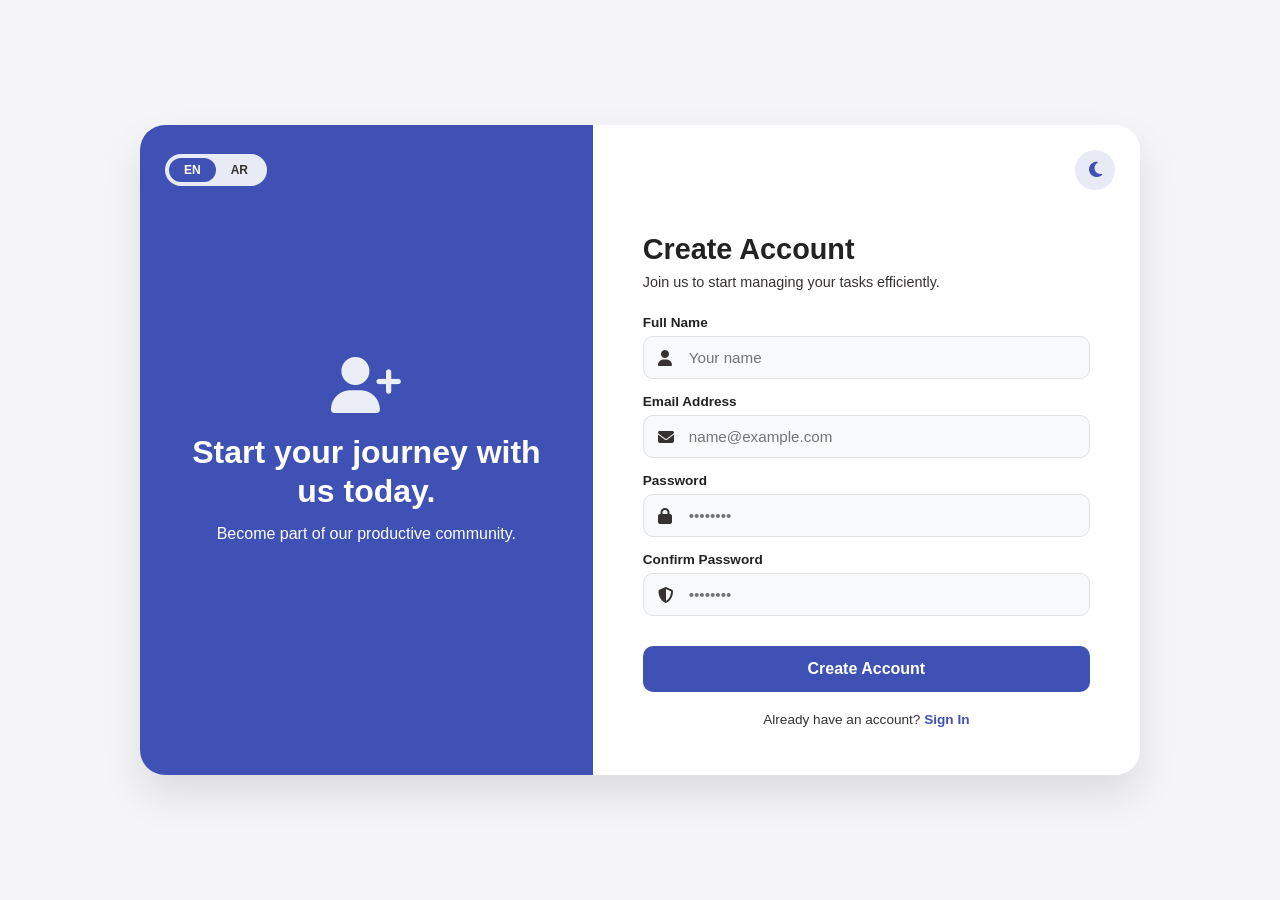
<file: To-Do-List-Backend/public/signup.html>
<!DOCTYPE html>
<html lang="en">
<head>
    <meta charset="UTF-8">
    <meta name="viewport" content="width=device-width, initial-scale=1.0">
    <link rel="icon" href="https://fav.farm/👤" />
    <title>Create Account</title>
    <link rel="stylesheet" href="https://cdnjs.cloudflare.com/ajax/libs/font-awesome/6.4.0/css/all.min.css">

    <script>
        (function() {
            const savedTheme = localStorage.getItem('theme') || 'light';
            if (savedTheme === 'dark') {
                document.documentElement.classList.add('dark');
            }
        })();
    </script>

    <style>
        :root {
            --bg-main: #f5f5f8;
            --bg-card: #ffffff;
            --text-main: #222;
            --text-soft:#373232;
            --primary: #3f51b5;
            --primary-soft: #e8eaf6;
            --border-soft: #e0e0e0;
            --input-bg: #f8f9fa;
        }

        .dark {
            --bg-main: #141b2b;
            --bg-card: #0e172a;
            --text-main: #F8FAFC;
            --text-soft: #CBD5E1;
            --primary: #6366F1;
            --primary-hover: #4F46E5;
            --primary-soft: #312E81;
            --border-soft: #334155;
            --input-bg: #111827;
        }

        * {
            box-sizing: border-box;
            margin: 0;
            padding: 0;
            font-family: 'Segoe UI', Tahoma, sans-serif;
            transition: background 0.3s ease, color 0.3s ease;
        }

        body {
            background-color: var(--bg-main);
            display: flex;
            align-items: center;
            justify-content: center;
            min-height: 100vh;
            padding: 20px;
        }

        html[dir="rtl"] body { direction: rtl; }

        .login-card {
            display: flex;
            width: 1000px;
            min-height: 650px;
            max-width: 100%;
            background-color: var(--bg-card);
            border-radius: 25px;
            overflow: hidden;
            box-shadow: 0 20px 40px rgba(0,0,0,0.1);
            position: relative;
        }

        .controls-top {
            position: absolute;
            top: 25px;
            left: 25px;
            right: 25px;
            display: flex;
            justify-content: space-between;
            align-items: center;
            z-index: 100;
        }

        html[dir="rtl"] .controls-top { flex-direction: row-reverse; }

        .lang-toggle {
            display: inline-flex;
            background: rgba(255, 255, 255, 0.15);
            backdrop-filter: blur(5px);
            padding: 4px;
            border-radius: 999px;
            border: 1px solid rgba(255, 255, 255, 0.2);
        }

        .dark .lang-toggle { background: rgba(255, 255, 255, 0.15); }
        html:not(.dark) .lang-toggle { background: var(--primary-soft); border: none; }

        .lang-toggle button {
            border: none;
            background: transparent;
            padding: 5px 15px;
            border-radius: 999px;
            cursor: pointer;
            font-size: 0.75rem;
            color: var(--text-soft);
            font-weight: 700;
        }

        .lang-toggle button.active { background: var(--primary); color: white; }

        .dark-toggle {
            background: var(--primary-soft);
            border: none;
            width: 40px;
            height: 40px;
            border-radius: 50%;
            cursor: pointer;
            color: var(--primary);
            display: flex;
            align-items: center;
            justify-content: center;
            font-size: 1.1rem;
        }

        .dark .dark-toggle {
            background: rgba(255, 255, 255, 0.15);
            border: 1px solid rgba(255, 255, 255, 0.2);
            color: white;
        }

        .side-info {
            flex: 1;
            background-color: var(--primary);
            padding: 60px 40px;
            color: white;
            display: flex;
            flex-direction: column;
            justify-content: center;
            text-align: center;
        }

        .side-info i { font-size: 3.5rem; margin-bottom: 20px; opacity: 0.9; }
        .side-info h1 { font-size: 2rem; line-height: 1.2; margin-bottom: 15px; }

        .side-form {
            flex: 1.2;
            padding: 100px 50px 40px;
            background-color: var(--bg-card);
            display: flex;
            flex-direction: column;
            justify-content: center;
        }

        .side-form h2 { color: var(--text-main); font-size: 1.8rem; margin-bottom: 8px; }
        .subtitle { color: var(--text-soft); margin-bottom: 25px; font-size: 0.9rem; }

        .input-group { margin-bottom: 15px; }
        .input-group label {
            display: block;
            color: var(--text-main);
            margin-bottom: 6px;
            font-weight: 600;
            font-size: 0.85rem;
        }

        .input-wrapper { position: relative; display: flex; align-items: center; }
        .input-wrapper i { position: absolute; left: 15px; color: var(--text-soft); }
        html[dir="rtl"] .input-wrapper i { left: auto; right: 15px; }

        .input-wrapper input {
            width: 100%;
            padding: 12px 15px 12px 45px;
            background-color: var(--input-bg);
            border: 1px solid var(--border-soft);
            border-radius: 10px;
            color: var(--text-main);
            outline: none;
            font-size: 0.95rem;
        }
        html[dir="rtl"] .input-wrapper input { padding: 12px 45px 12px 15px; }

        .btn-signup {
            width: 100%;
            padding: 14px;
            background-color: var(--primary);
            color: white;
            border: none;
            border-radius: 10px;
            font-size: 1rem;
            font-weight: 600;
            cursor: pointer;
            margin-top: 15px;
        }

        .login-link-text {
            text-align: center;
            margin-top: 20px;
            font-size: 0.85rem;
            color: var(--text-soft);
        }
        .login-link-text a {
            color: var(--primary);
            text-decoration: none;
            font-weight: 700;
        }

        @media (max-width: 768px) {
            .login-card { flex-direction: column; min-height: auto; }
            .side-info { padding: 80px 20px 40px; }
            .side-form { padding: 40px 25px; }
        }
    </style>
</head>
<body>

<div class="login-card">
    <div class="controls-top">
        <div class="lang-toggle">
            <button id="enBtn" onclick="changeLang('en')">EN</button>
            <button id="arBtn" onclick="changeLang('ar')">AR</button>
        </div>
        <button class="dark-toggle" id="modeBtn">
            <i class="fas fa-moon"></i>
        </button>
    </div>

    <div class="side-info">
        <i class="fas fa-user-plus"></i>
        <h1 id="sideTitle">Start your journey with us today.</h1>
        <p id="sideDesc">Become part of our productive community.</p>
    </div>

    <div class="side-form">
        <h2 id="formTitle">Create Account</h2>
        <p class="subtitle" id="formSubtitle">Join us to start managing your tasks efficiently.</p>

        <form id="signupForm">
            <div class="input-group">
                <label id="labelName">Full Name</label>
                <div class="input-wrapper">
                    <i class="fas fa-user"></i>
                    <input type="text" id="nameInput" placeholder="Your name" required>
                </div>
            </div>

            <div class="input-group">
                <label id="labelEmail">Email Address</label>
                <div class="input-wrapper">
                    <i class="fas fa-envelope"></i>
                    <input type="email" id="emailInput" placeholder="name@example.com" required>
                </div>
            </div>

            <div class="input-group">
                <label id="labelPass">Password</label>
                <div class="input-wrapper">
                    <i class="fas fa-lock"></i>
                    <input type="password" id="passInput" placeholder="••••••••" required>
                </div>
            </div>

            <div class="input-group">
                <label id="labelConfirm">Confirm Password</label>
                <div class="input-wrapper">
                    <i class="fas fa-shield-alt"></i>
                    <input type="password" id="confirmInput" placeholder="••••••••" required>
                </div>
            </div>

            <button type="submit" class="btn-signup" id="btnSubmit">Create Account</button>
        </form>

        <p class="login-link-text" id="footerText">
            Already have an account? <a href="login.html" id="loginLink">Sign In</a>
        </p>
    </div>
</div>

<script type="module">
    import { register } from './api.js';

    const translations = {
        en: {
            sideTitle: "Start your journey with us today.",
            sideDesc: "Become part of our productive community.",
            formTitle: "Create Account",
            formSubtitle: "Join us to start managing your tasks efficiently.",
            labelName: "Full Name",
            labelEmail: "Email Address",
            labelPass: "Password",
            labelConfirm: "Confirm Password",
            btnSubmit: "Create Account",
            footerText: "Already have an account? ",
            loginLink: "Sign In",
            placeholderName: "Your name",
            placeholderEmail: "name@example.com",
            passMismatch: "Passwords do not match!"
        },
        ar: {
            sideTitle: "ابدأ رحلتك معنا اليوم.",
            sideDesc: "كن جزءاً من مجتمعنا المنتج.",
            formTitle: "إنشاء حساب",
            formSubtitle: "انضم إلينا لتبدأ في إدارة مهامك بكفاءة.",
            labelName: "الاسم الكامل",
            labelEmail: "البريد الإلكتروني",
            labelPass: "كلمة المرور",
            labelConfirm: "تأكيد كلمة المرور",
            btnSubmit: "إنشاء الحساب",
            footerText: "لديك حساب بالفعل؟ ",
            loginLink: "تسجيل الدخول",
            placeholderName: "اسـمك",
            placeholderEmail: "example@domain.com",
            passMismatch: "كلمات المرور غير متطابقة!"
        }
    };

    window.changeLang = changeLang;
    function changeLang(lang) {
        const html = document.documentElement;
        html.setAttribute('dir', lang === 'ar' ? 'rtl' : 'ltr');
        html.setAttribute('lang', lang);

        document.getElementById('sideTitle').textContent = translations[lang].sideTitle;
        document.getElementById('sideDesc').textContent = translations[lang].sideDesc;
        document.getElementById('formTitle').textContent = translations[lang].formTitle;
        document.getElementById('formSubtitle').textContent = translations[lang].formSubtitle;
        document.getElementById('labelName').textContent = translations[lang].labelName;
        document.getElementById('labelEmail').textContent = translations[lang].labelEmail;
        document.getElementById('labelPass').textContent = translations[lang].labelPass;
        document.getElementById('labelConfirm').textContent = translations[lang].labelConfirm;
        document.getElementById('btnSubmit').textContent = translations[lang].btnSubmit;
        document.getElementById('nameInput').placeholder = translations[lang].placeholderName;
        document.getElementById('emailInput').placeholder = translations[lang].placeholderEmail;

        document.getElementById('footerText').innerHTML =
            translations[lang].footerText +
            `<a href="login.html" id="loginLink">${translations[lang].loginLink}</a>`;

        document.getElementById('enBtn').classList.toggle('active', lang === 'en');
        document.getElementById('arBtn').classList.toggle('active', lang === 'ar');

        localStorage.setItem('lang', lang);
    }

    const modeBtn = document.getElementById('modeBtn');

    // Module scripts run after DOM is ready, so init directly
    const isDark = document.documentElement.classList.contains('dark');
    if (isDark) {
        modeBtn.querySelector('i').classList.replace('fa-moon', 'fa-sun');
    }
    const savedLang = localStorage.getItem('lang') || 'en';
    changeLang(savedLang);

    modeBtn.addEventListener('click', () => {
        document.documentElement.classList.toggle('dark');
        const icon = modeBtn.querySelector('i');
        const isDark = document.documentElement.classList.contains('dark');
        icon.classList.replace(isDark ? 'fa-moon' : 'fa-sun', isDark ? 'fa-sun' : 'fa-moon');
        localStorage.setItem('theme', isDark ? 'dark' : 'light');
    });

    document.getElementById('signupForm').addEventListener('submit', async (e) => {
        e.preventDefault();
        const name = document.getElementById('nameInput').value;
        const email = document.getElementById('emailInput').value;
        const password = document.getElementById('passInput').value;
        const password_confirmation = document.getElementById('confirmInput').value;
        const lang = localStorage.getItem('lang') || 'en';

        if (password !== password_confirmation) {
            alert(translations[lang].passMismatch);
            return;
        }

        const btn = document.getElementById('btnSubmit');
        btn.disabled = true;
        try {
            await register(name, email, password, password_confirmation);
            window.location.href = 'index.html';
        } catch (err) {
            alert(err.message);
        } finally {
            btn.disabled = false;
        }
    });
</script>

</body>
</html>
</file>
<file: style.css>
:root {
  --bg-main: #f5f5f8;
  --bg-card: #ffffff;
  --bg-accent: #e3f2fd;
  --text-main: #222;
  --text-soft: #555;
  --primary: #3f51b5;
  --primary-soft: #e8eaf6;
  --danger: #e53935;
  --success: #43a047;
  --warning: #ffb300;
  --shadow-soft: 0 10px 25px rgba(0, 0, 0, 0.05);
  --border-soft: #e0e0e0;
  --bg-completed: #e8f5e9;
  --bg-missed: #fff3e0;
}

body.dark {
  --bg-main: #2a344a;
  --bg-card: #111827;
  --bg-accent: #1f2937;
  --text-main: #f9fafb;
  --text-soft: #9ca3af;
  --primary: #6366f1;
  --primary-soft: #1e293b;
  --danger: #f97373;
  --success: #22c55e;
  --warning: #a98807;
  --shadow-soft: 0 10px 25px rgba(0, 0, 0, 0.6);
  --border-soft: #1f2937;
  --bg-completed: #022c22;
  --bg-missed: #3b2600;
}

* {
  box-sizing: border-box;
  font-family: system-ui, -apple-system, BlinkMacSystemFont, "Segoe UI", sans-serif;
}

body {
  margin: 0;
  min-height: 100vh;
  direction: ltr;
  background: radial-gradient(circle at top left, #e3f2fd 0, transparent 50%),
              radial-gradient(circle at bottom right, #fce4ec 0, transparent 50%),
              var(--bg-main);
  color: var(--text-main);
  display: flex;
  align-items: center;
  justify-content: center;
  padding: 24px;
  transition: background 0.4s ease, color 0.4s ease;
}

html[dir="rtl"] body {
  direction: rtl;
}

html[dir="rtl"] .greeting,
html[dir="rtl"] .card,
html[dir="rtl"] .modal {
  text-align: right;
}

.app {
  width: 100%;
  max-width: 1100px;
  background: rgba(255, 255, 255, 0.8);
  backdrop-filter: blur(18px);
  border-radius: 24px;
  box-shadow: var(--shadow-soft);
  padding: 24px 26px 28px;
  position: relative;
  overflow: hidden;
  animation: fadeInUp 0.6s ease-out;
}

body.dark .app {
  background: rgba(15, 23, 42, 0.9);
}

@keyframes fadeInUp {
  from { opacity: 0; transform: translateY(16px); }
  to { opacity: 1; transform: translateY(0); }
}

.app-header {
  display: flex;
  align-items: center;
  justify-content: space-between;
  gap: 16px;
  margin-bottom: 16px;
}

.greeting {
  display: flex;
  flex-direction: column;
  gap: 4px;
  text-align: left;
}

.greeting h1 {
  margin: 0;
  font-size: 1.4rem;
  font-weight: 700;
}

.greeting p {
  margin: 0;
  font-size: 0.9rem;
  color: var(--text-soft);
}

.mood-badge {
  display: inline-flex;
  align-items: center;
  gap: 6px;
  background: var(--primary-soft);
  color: var(--primary);
  border-radius: 999px;
  padding: 4px 12px;
  font-size: 0.78rem;
  margin-top: 4px;
}

.mood-dot {
  width: 8px;
  height: 8px;
  border-radius: 50%;
  background: var(--success);
  box-shadow: 0 0 0 4px rgba(67, 160, 71, 0.2);
}

.theme-toggle {
  display: inline-flex;
  align-items: center;
  gap: 12px;
  font-size: 0.85rem;
  color: var(--text-soft);
  max-width: 180px;
}

#themeText { white-space: nowrap; }

.lang-toggle {
  display: inline-flex;
  align-items: center;
  gap: 4px;
  font-size: 0.8rem;
  color: var(--text-soft);
}

.lang-toggle button {
  border: 1px solid transparent;
  background: transparent;
  padding: 2px 6px;
  border-radius: 999px;
  cursor: pointer;
  font-size: 0.8rem;
  color: var(--text-soft);
}

.lang-toggle button.active {
  border-color: var(--primary);
  color: var(--primary);
  background: var(--primary-soft);
}

.toggle {
  width: 48px;
  height: 24px;
  background: var(--border-soft);
  border-radius: 999px;
  padding: 2px;
  display: flex;
  align-items: center;
  cursor: pointer;
  position: relative;
  transition: background 0.25s ease;
}

.toggle-thumb {
  width: 20px;
  height: 20px;
  background: #fff;
  border-radius: 50%;
  box-shadow: 0 2px 6px rgba(0, 0, 0, 0.25);
  display: flex;
  align-items: center;
  justify-content: center;
  font-size: 0.7rem;
  transition: transform 0.3s cubic-bezier(0.4, 0, 0.2, 1), background 0.25s ease;
  position: relative;
  left: 0;
}

body.dark .toggle-thumb { transform: translateX(24px); background: #020617; }
html[dir="rtl"] body.dark .toggle-thumb { transform: translateX(-24px); }

.toolbar {
  display: flex;
  flex-wrap: wrap;
  gap: 10px;
  align-items: center;
  margin-bottom: 18px;
}

.btn {
  border-radius: 999px;
  border: none;
  cursor: pointer;
  font-size: 0.9rem;
  padding: 8px 14px;
  display: inline-flex;
  align-items: center;
  gap: 6px;
  transition: transform 0.12s ease, box-shadow 0.12s ease, background 0.2s ease, color 0.2s ease;
  white-space: nowrap;
}

.btn:active { transform: scale(0.97); box-shadow: none; }
.btn-primary {
  background: linear-gradient(135deg, var(--primary), #7c4dff);
  color: #fff;
  box-shadow: 0 10px 18px rgba(63, 81, 181, 0.3);
}
.btn-chip { background: var(--primary-soft); color: var(--primary); }
.btn-ghost { background: transparent; color: var(--text-soft); }

/* --- Search Fix Section --- */
.search { 
  margin-right: auto; 
  min-width: 170px; 
  flex: 1 1 180px; 
  position: relative; 
  display: flex; 
  align-items: center;
}
html[dir="rtl"] .search { margin-right: 0; margin-left: auto; }

.search input {
  width: 100%;
  padding: 10px 12px 10px 40px;
  border-radius: 999px;
  border: 1px solid var(--border-soft);
  background: rgba(255, 255, 255, 0.7);
  outline: none;
  font-size: 0.88rem;
  color: var(--text-main);
  transition: border 0.2s ease, box-shadow 0.2s ease, background 0.2s ease;
}

html[dir="rtl"] .search input { padding: 10px 40px 10px 12px; }
body.dark .search input { background: rgba(15, 23, 42, 0.9); }
.search input:focus { border-color: var(--primary); box-shadow: 0 0 0 3px rgba(99, 102, 241, 0.25); }

.search-icon {
  position: absolute;
  left: 15px;
  top: 50%;
  transform: translateY(-50%);
  font-size: 1rem;
  color: var(--text-soft);
  pointer-events: none;
  display: flex;
  align-items: center;
  justify-content: center;
  margin: 0 !important;
}
html[dir="rtl"] .search-icon { left: auto; right: 15px; }

.layout {
  display: grid;
  grid-template-columns: minmax(0, 2.1fr) minmax(0, 1.2fr);
  gap: 18px;
}

.card {
  background: var(--bg-card);
  border-radius: 18px;
  padding: 14px 14px 12px;
  box-shadow: var(--shadow-soft);
  border: 1px solid rgba(255, 255, 255, 0.5);
  position: relative;
  overflow: hidden;
  text-align: left;
}

body.dark .card { border-color: rgba(15, 23, 42, 0.9); }

.card-header {
  display: flex;
  align-items: center;
  justify-content: space-between;
  margin-bottom: 8px;
}

.card-header h2 { margin: 0; font-size: 0.95rem; }
.card-header small { color: var(--text-soft); font-size: 0.8rem; }

.tasks-list { display: flex; flex-direction: column; gap: 8px; margin-top: 6px; }

.task {
  display: grid;
  grid-template-columns: minmax(0, 1fr) auto;
  gap: 10px;
  align-items: center;
  background: var(--bg-accent);
  border-radius: 14px;
  padding: 8px 10px;
  position: relative;
  overflow: hidden;
  border: 2px solid var(--border-soft);
  transform-origin: top;
  animation: taskEnter 0.35s ease-out;
}

@keyframes taskEnter {
  from { opacity: 0; transform: translateY(8px) scale(0.98); }
  to { opacity: 1; transform: translateY(0) scale(1); }
}

.task-main { display: flex; flex-direction: column; gap: 4px; min-width: 0; }
.task-title { 
  font-size: 1.2rem; 
  font-family:'Gill Sans', 'Gill Sans MT', Calibri, 'Trebuchet MS', sans-serif;
  font-weight: 700; 
  word-wrap: break-word; 
  overflow-wrap: break-word; 
}

.task-meta {
  display: flex;
  flex-wrap: wrap;
  gap: 6px;
  font-size: 0.75rem;
  color: var(--text-soft);
  align-items: center;
}

.badge { border-radius: 999px; padding: 2px 8px; font-size: 0.7rem; }
.badge-work { background: #e8eaf6; color: #3949ab; }
.badge-personal { background: #e8f5e9; color: #2e7d32; }
.badge-home { background: #fffde7; color: #f9a825; }
.badge-priority-high { background: #ffebee; color: var(--danger); }
.badge-priority-medium { background: #fff8e1; color: var(--warning); }
.badge-priority-low { background: #e3f2fd; color: #1976d2; }

.task-time { display: inline-flex; align-items: center; gap: 4px; }
.task-time span { font-size: 0.9rem; }

.task-actions {
  display: flex;
  flex-direction: column;
  gap: 4px;
  min-width: 90px;
  align-items: stretch;
}

.btn-mini {
  font-size: 0.7rem;
  padding: 4px 8px;
  border-radius: 999px;
  border: none;
  cursor: pointer;
  white-space: nowrap;
  text-align: center;
  width: 100%;
}

.btn-complete { background: var(--success); color: #fff; }
.btn-edit {
   background: transparent; 
   color: var(--primary); 
   border: 1px solid rgba(99, 102, 241, 0.4); 
 }

.btn-delete { 
  background: transparent; 
  color: var(--danger); 
  border: 1px solid rgba(229, 57, 53, 0.4); 
}

.btn-missed {
  background: transparent;
  color: var(--danger);
  border: 1px solid rgba(229, 57, 53, 0.6);
}

.completed-list { display: flex; flex-direction: column; gap: 8px; margin-top: 6px; }

.completed-task {
  background: var(--bg-completed);
  border-radius: 14px;
  padding: 8px 10px;
  font-size: 0.85rem;
  border: 1px solid rgba(0, 0, 0, 0.04);
  display: flex;
  flex-direction: column;
  gap: 4px;
  animation: slideInNote 0.45s ease-out;
}

.completed-task.missed { background: var(--bg-missed); border-color: rgba(229, 57, 53, 0.4); }

@keyframes slideInNote {
  from { opacity: 0; transform: translateY(12px); }
  to { opacity: 1; transform: translateY(0); }
}

.completed-header { display: flex; justify-content: space-between; align-items: center; gap: 8px; }
.completed-title { font-weight: 600; }
.completed-note { font-size: 0.8rem; color: var(--text-soft); }
.completed-icon { font-size: 1rem; }

.toast {
  position: absolute;
  left: 50%;
  top: 12px;
  transform: translateX(-50%) translateY(-40px);
  padding: 8px 16px;
  border-radius: 999px;
  background: var(--success);
  color: #fff;
  font-size: 0.85rem;
  display: inline-flex;
  align-items: center; gap: 8px;
  opacity: 0; pointer-events: none;
  box-shadow: 0 8px 16px rgba(34, 197, 94, 0.35);
  transition: opacity 0.2s ease, transform 0.2s ease;
  z-index: 30;
}

.toast.show { opacity: 1; transform: translateX(-50%) translateY(0); }
.toast-icon { font-size: 1.1rem; }

.modal-backdrop {
  position: fixed;
  inset: 0;
  background: rgba(15, 23, 42, 0.45);
  display: flex;
  align-items: center;
  justify-content: center;
  z-index: 40;
  opacity: 0;
  pointer-events: none;
  transition: opacity 0.25s ease;
}

.modal-backdrop.show { 
  opacity: 1; 
  pointer-events: auto;
}

.modal {
  background: var(--bg-card);
  border-radius: 18px;
  padding: 16px 18px 14px;
  width: 100%;
  max-width: 380px;
  box-shadow: var(--shadow-soft);
  transform: translateY(16px);
  transition: transform 0.25s ease;
  text-align: left;
}

.modal-backdrop.show .modal { 
  transform: translateY(0); 
}

.modal-header { 
  display: flex; 
  justify-content: space-between; 
  align-items: center; 
  margin-bottom: 8px; 
}

.modal-header h3 { 
  margin: 0; 
  font-size: 1rem;
}

.modal-body { 
  display: flex; 
  flex-direction: column; 
  gap: 8px; 
}
.modal-body label { 
  font-size: 0.8rem; 
  color: var(--text-soft);
}

.modal-body input, .modal-body textarea, .modal-body select {
  width: 100%;
  padding: 6px 8px;
  border-radius: 8px;
  border: 1px solid var(--border-soft);
  outline: none;
  font-size: 0.85rem;
  background: rgba(255, 255, 255, 0.85);
  color: var(--text-main);
  resize: vertical;
  min-height: 34px;
}

body.dark .modal-body input, body.dark .modal-body textarea, body.dark .modal-body select {
  background: rgba(15, 23, 42, 0.9);
}

.modal-footer {
  display: flex;
  justify-content: flex-end;
  gap: 8px; 
  margin-top: 10px; 
}

.btn-sm { 
  font-size: 0.8rem;
  padding: 6px 12px; 
  border-radius: 999px; 
  border: none; 
  cursor: pointer;
}

.btn-outline { 
  background: transparent; 
  color: var(--text-soft); 
  border: 1px solid var(--border-soft); 
}

.btn-fill { 
  background: var(--primary); 
  color: #fff;
}

/*الريسبونسيف*/

@media (max-width: 900px) {
  .layout { grid-template-columns: 1fr; }
}

@media (max-width: 600px) {
  body { padding: 10px; }
  .app { padding: 16px; border-radius: 20px; }

  .app-header {
    flex-direction: column;
    align-items: center;
    gap: 12px;
  }

  .header-controls { 
    display: flex;
    width: 100%;
    justify-content: space-between;
    align-items: center;
    border-bottom: 1px solid var(--border-soft);
    padding-bottom: 10px;
    margin-bottom: 10px;
  }

  .greeting h1 { font-size: 1.2rem; text-align: center; width: 100%; }
  .greeting p { text-align: center; width: 100%; }

  .toolbar {
    align-items: stretch;
    gap: 12px;
  }

  .search { 
    margin-right: 0; 
    width: 100%; 
    order: -1; 
    min-height: 45px;
  }

  .search input {
    height: 45px;
  }

  .btn {
    width: 100%;
    justify-content: center;
    font-size: 0.9rem;
    padding: 12px;
  }

  .task {
    grid-template-columns: 1fr;
    padding: 15px;
  }

  .task-actions {
    flex-direction: row;
    min-width: 100%;
    margin-top: 10px;
    padding-top: 10px;
    border-top: 1px solid rgba(0,0,0,0.05);
  }
  
  body.dark .task-actions { border-top-color: rgba(255,255,255,0.05); }

  .btn-mini {
    flex: 1;
    height: 40px;
    display: flex;
    align-items: center;
    justify-content: center;
  }
}
</file>
